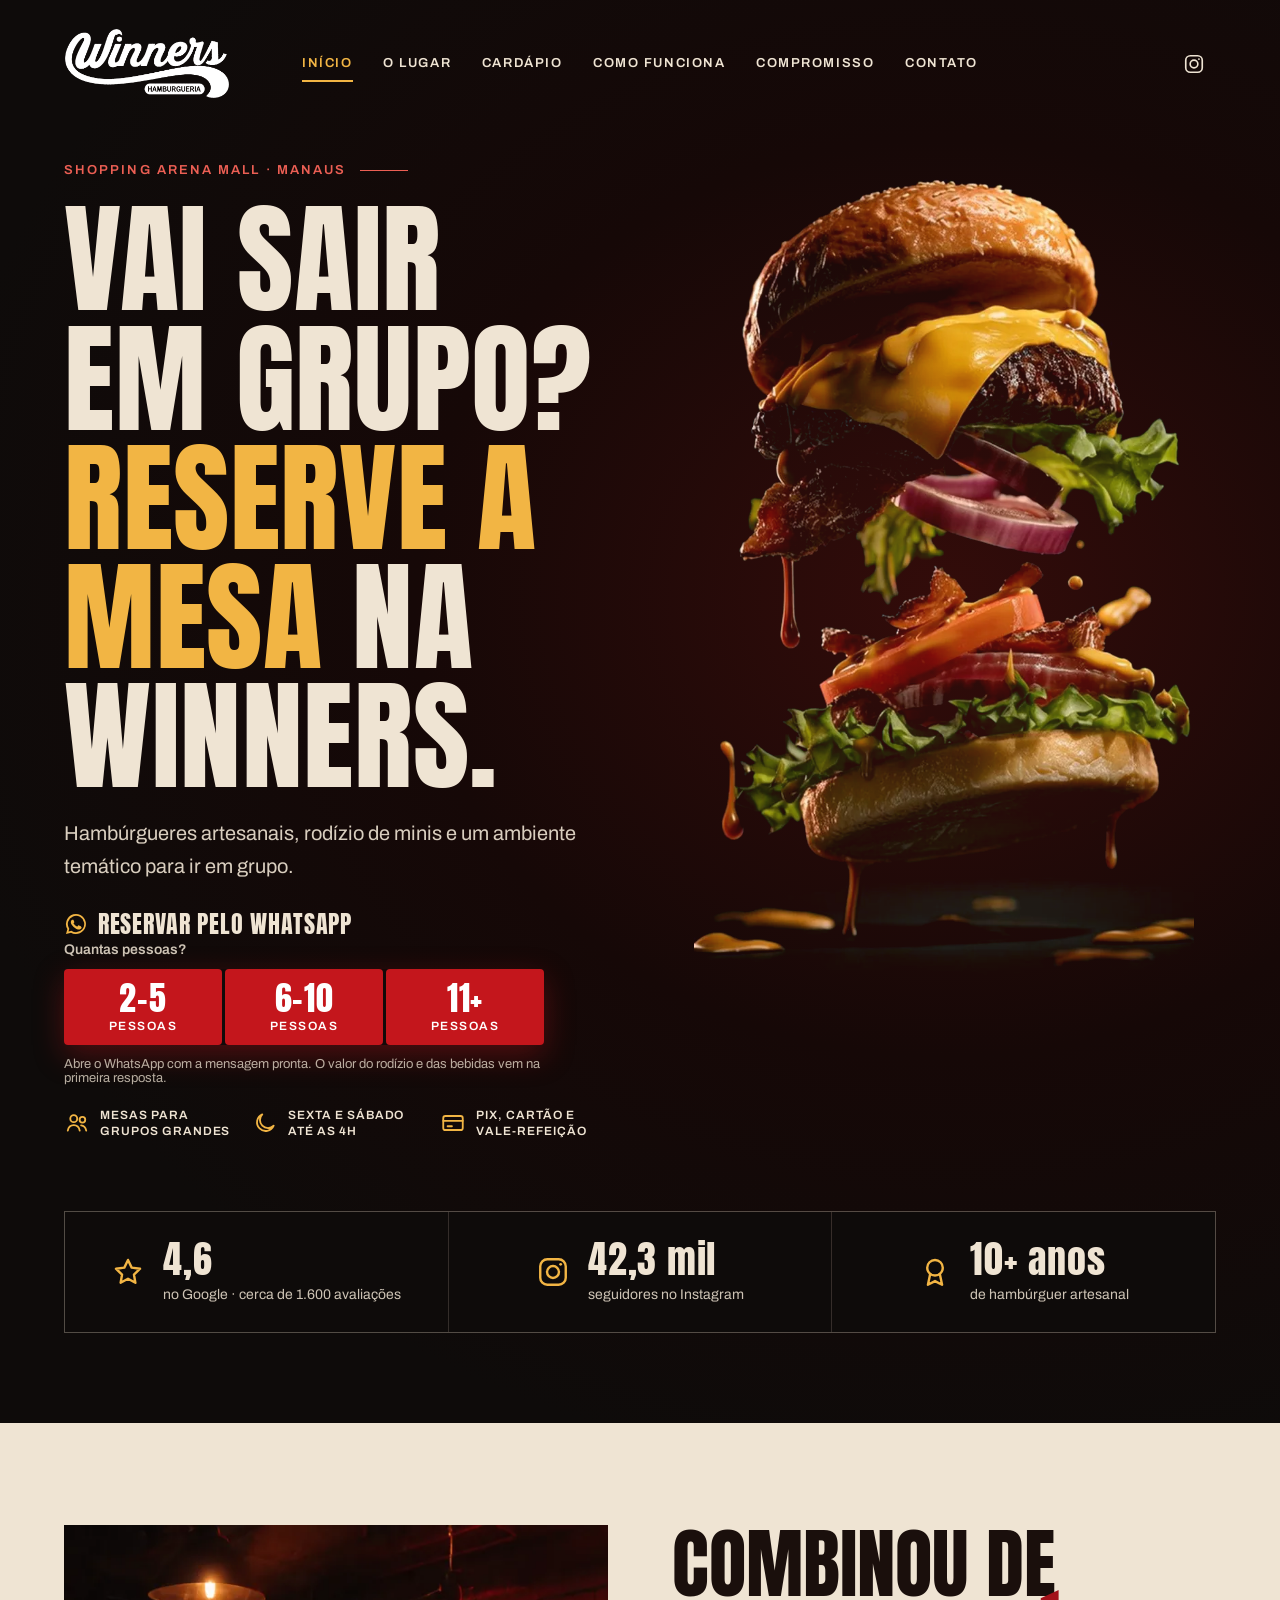
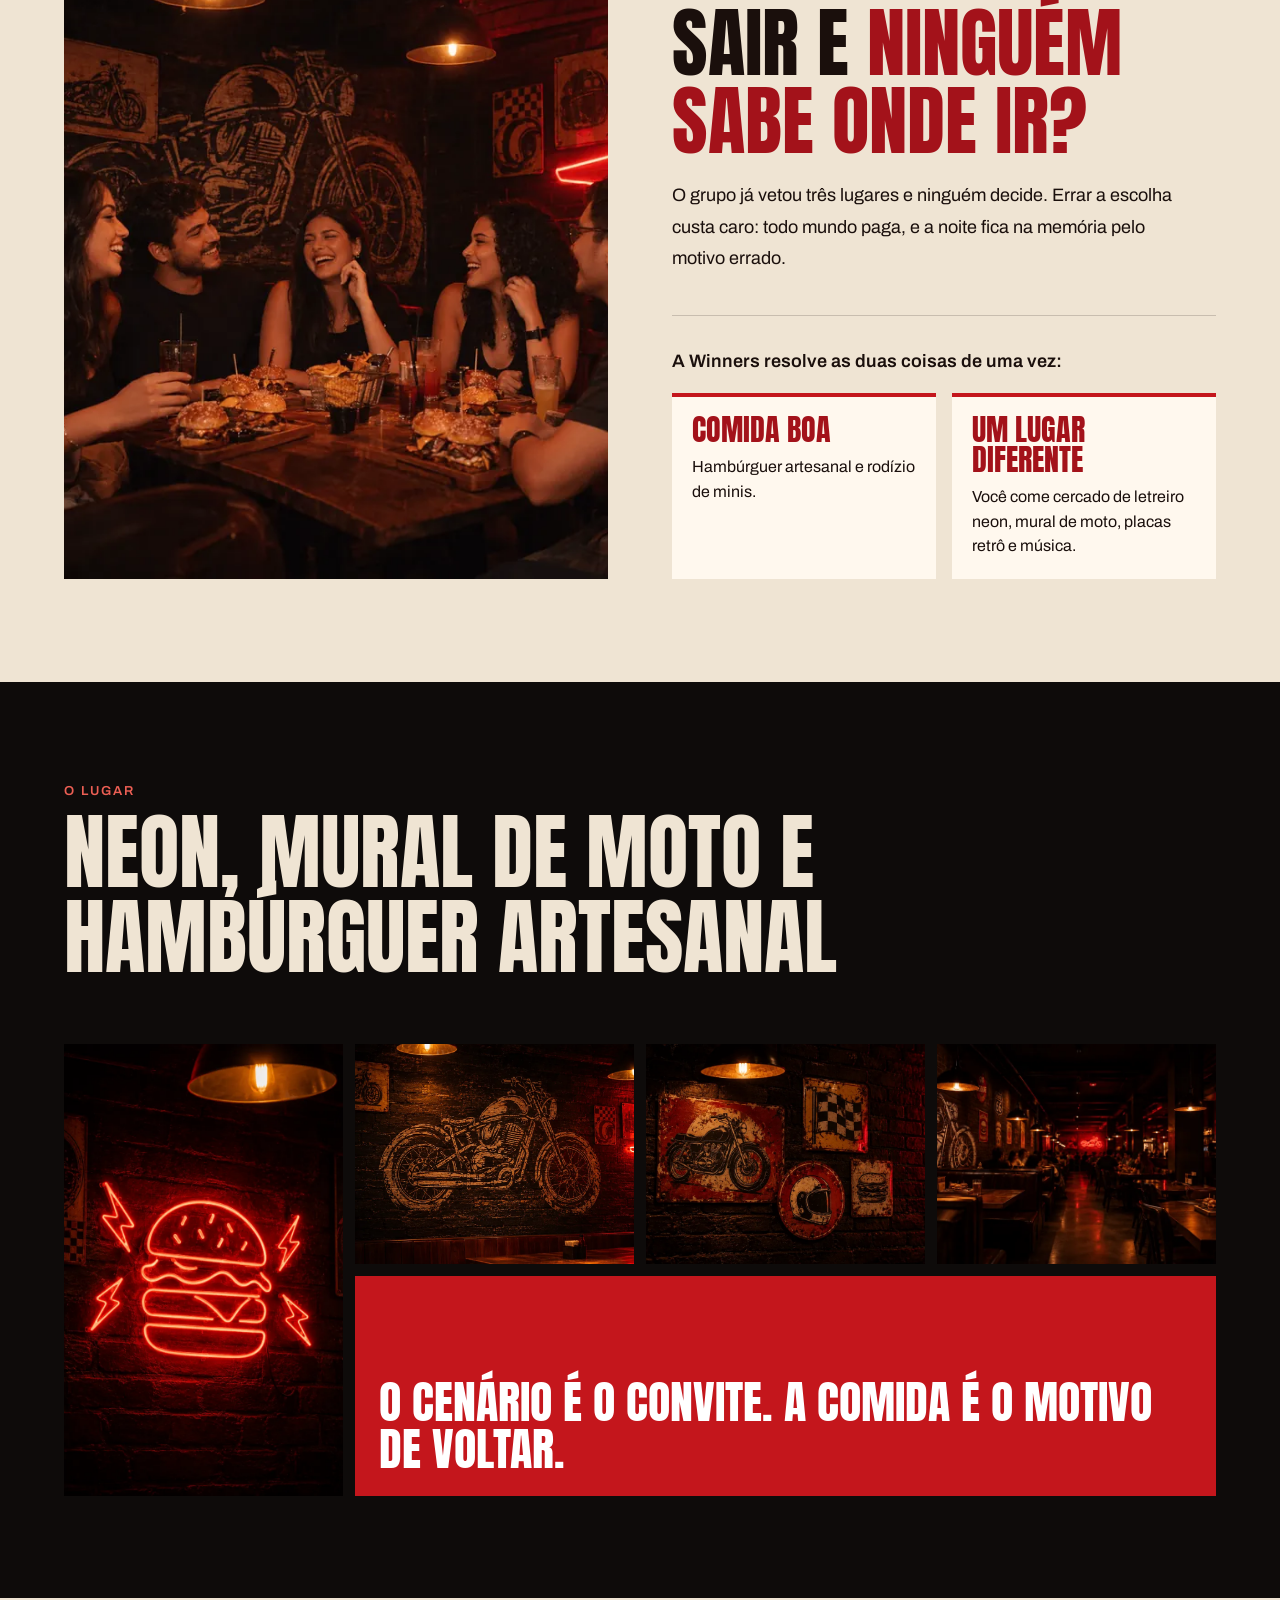
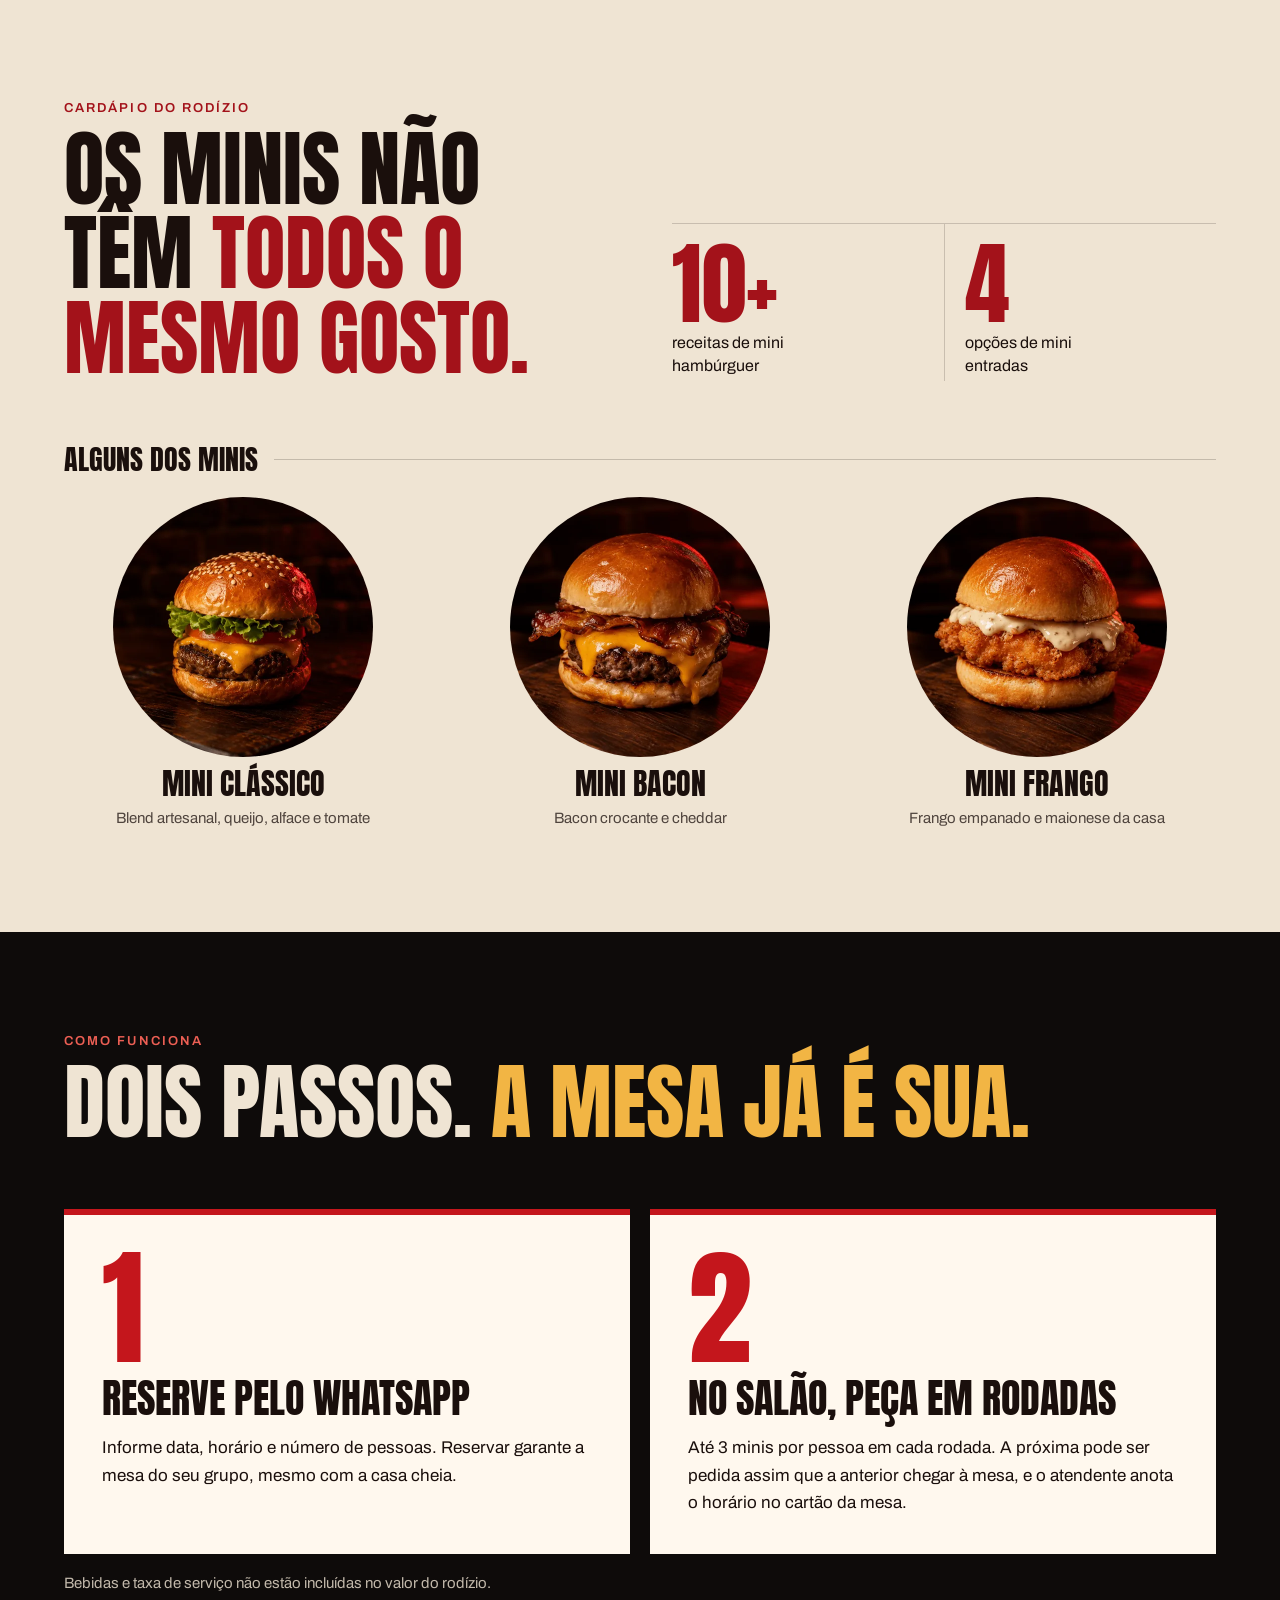
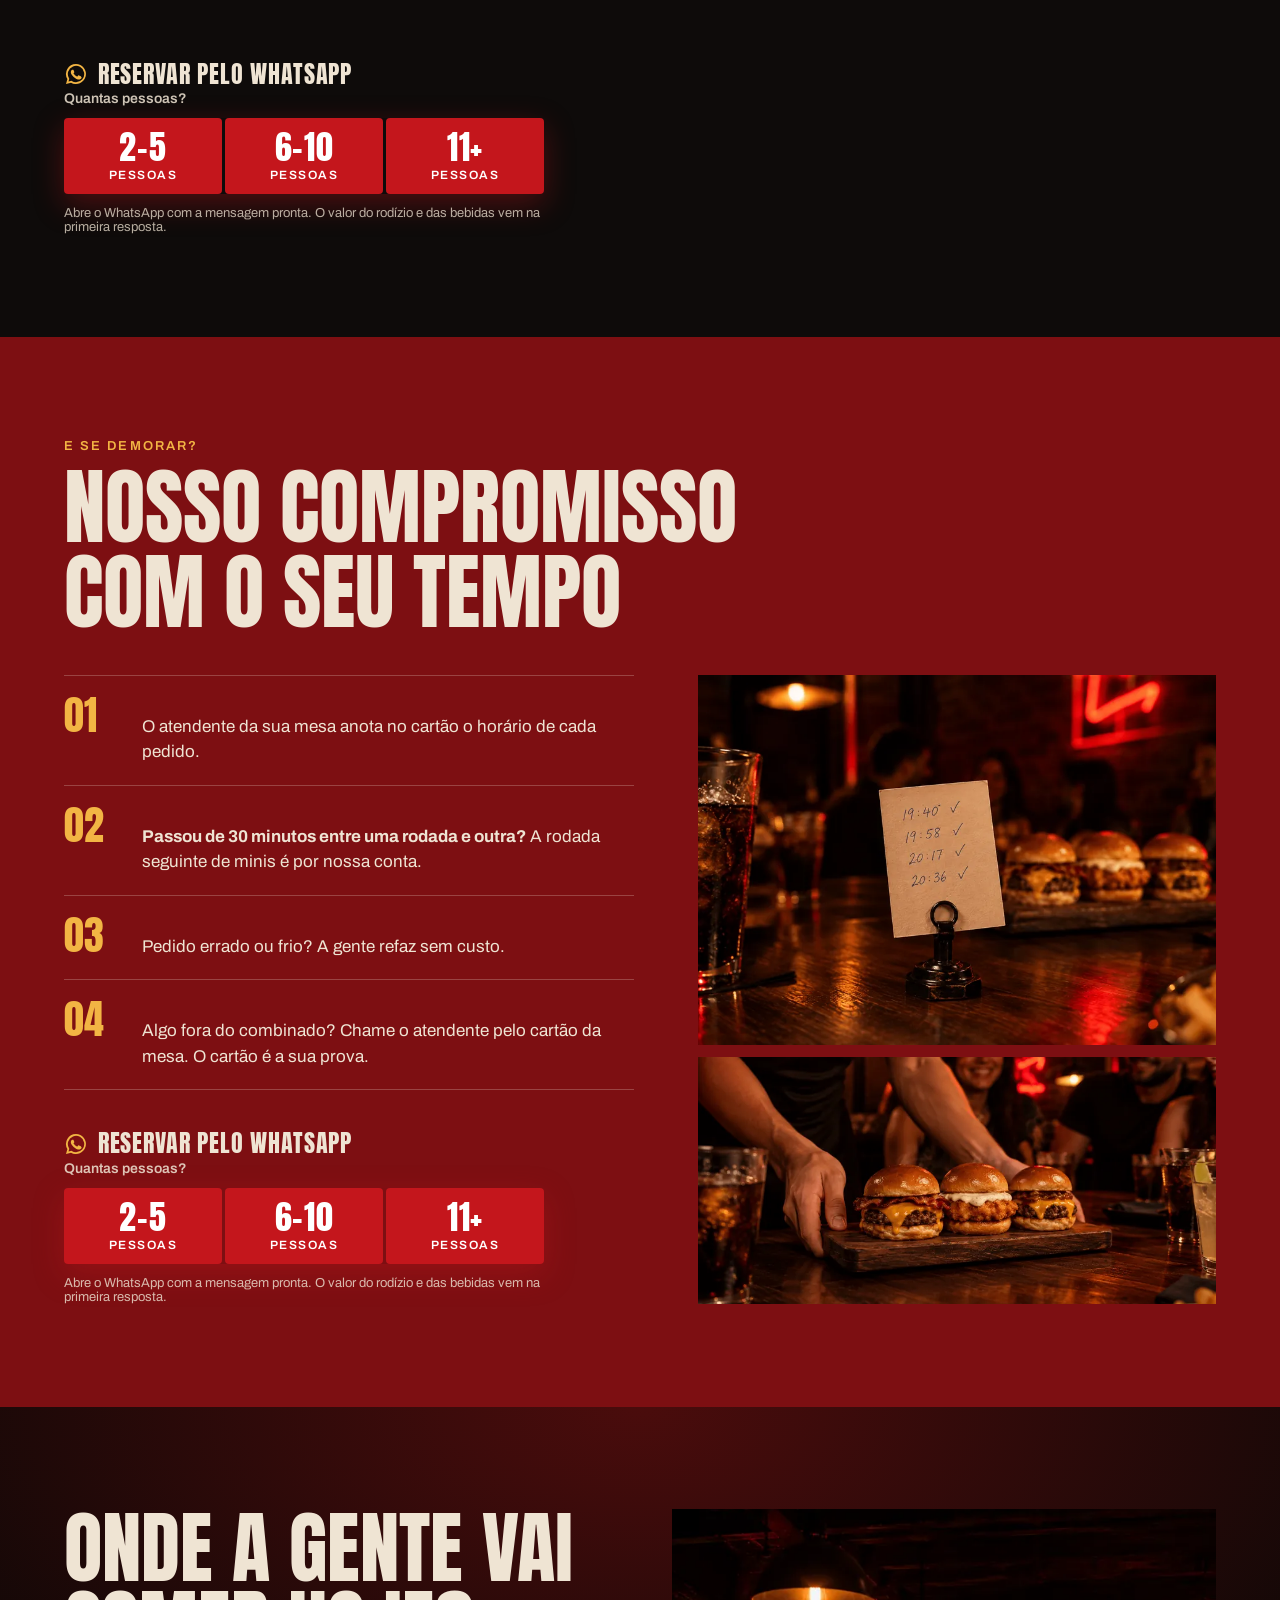
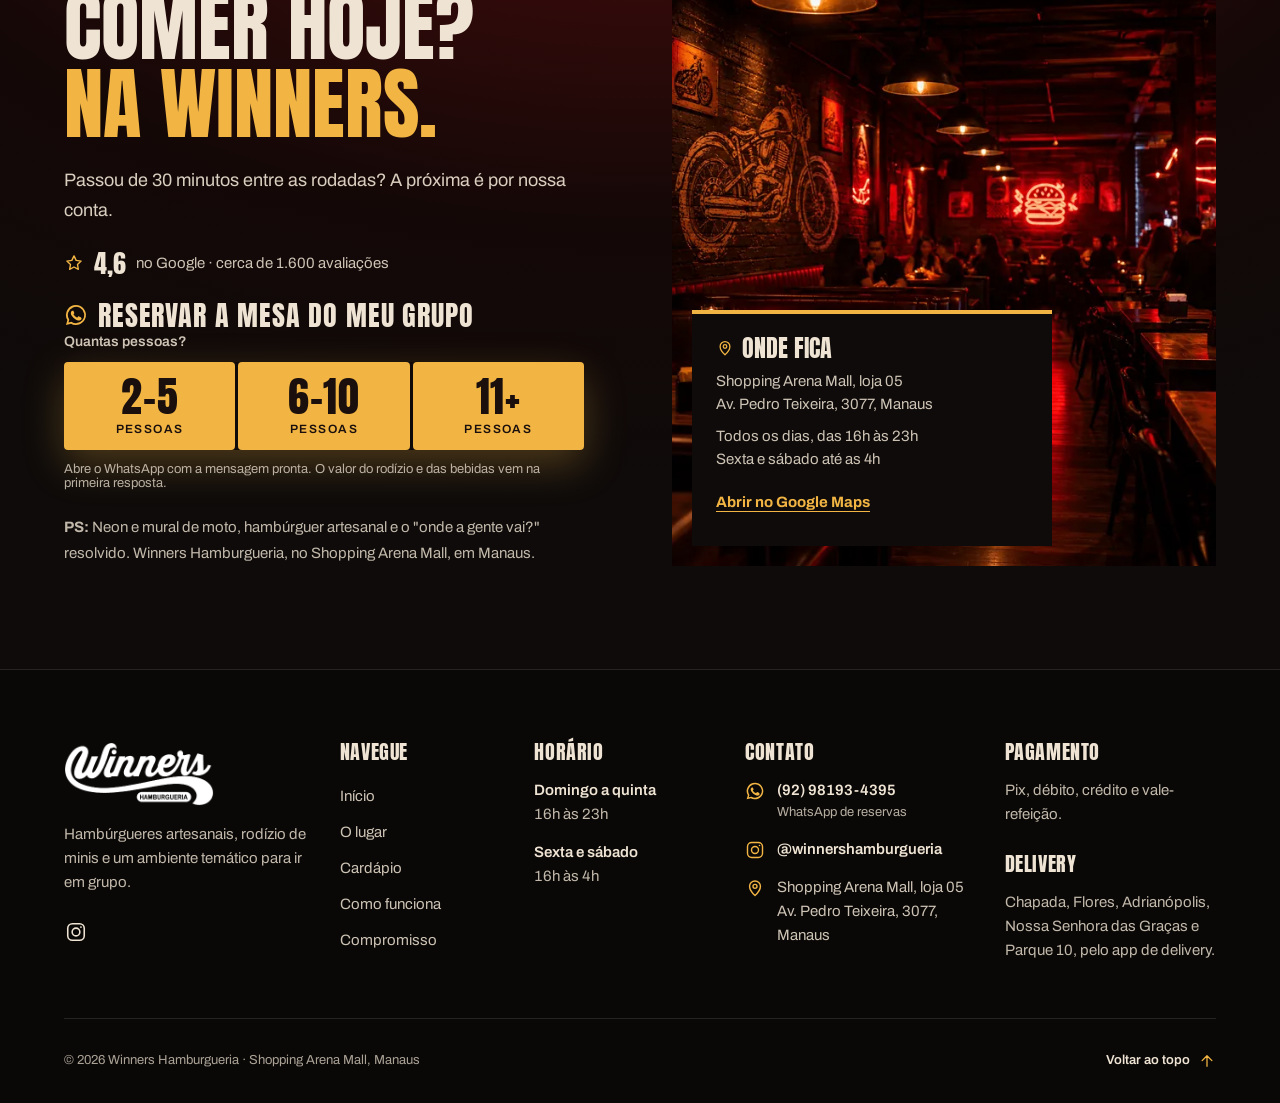
<file: index.html>
<!DOCTYPE html>
<html lang="pt-BR">
<head>
  <meta charset="utf-8">
  <meta name="viewport" content="width=device-width, initial-scale=1">
  <!-- Raiz do repositório no GitHub Pages ("Deploy from a branch"): o site mora em public/.
       Este arquivo existe para o GitHub nunca mostrar o README no lugar da página. -->
  <title>Winners Hamburgueria · Reserve a mesa do seu grupo · Manaus</title>
  <meta name="robots" content="noindex">
  <meta http-equiv="refresh" content="0; url=public/">
  <link rel="canonical" href="public/">
  <script>location.replace('public/' + location.search + location.hash);</script>
  <style>body{margin:0;min-height:100vh;display:grid;place-items:center;background:#0e0b0a;color:#efe4d3;font:16px system-ui,sans-serif}a{color:#f2b544}</style>
</head>
<body>
  <p>Abrindo a Winners Hamburgueria… <a href="public/">Clique aqui se não abrir</a>.</p>
</body>
</html>
</file>
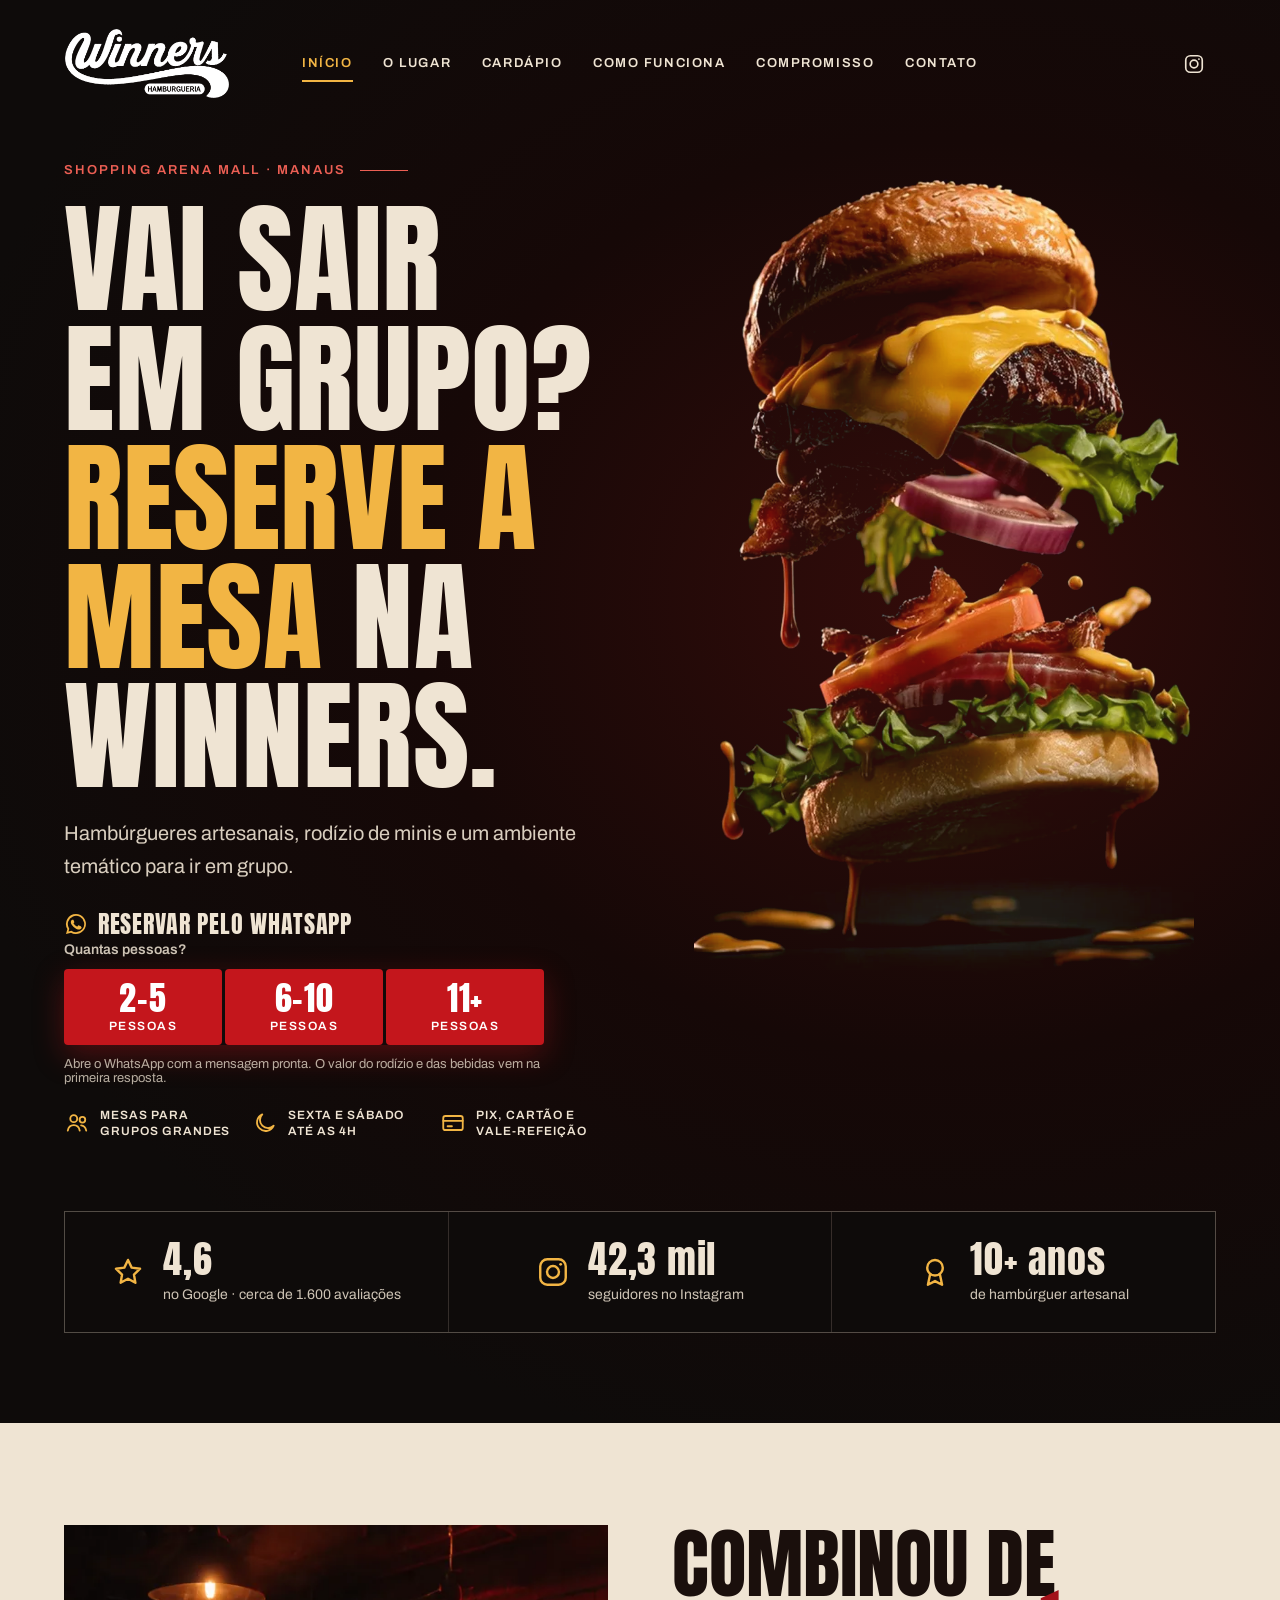
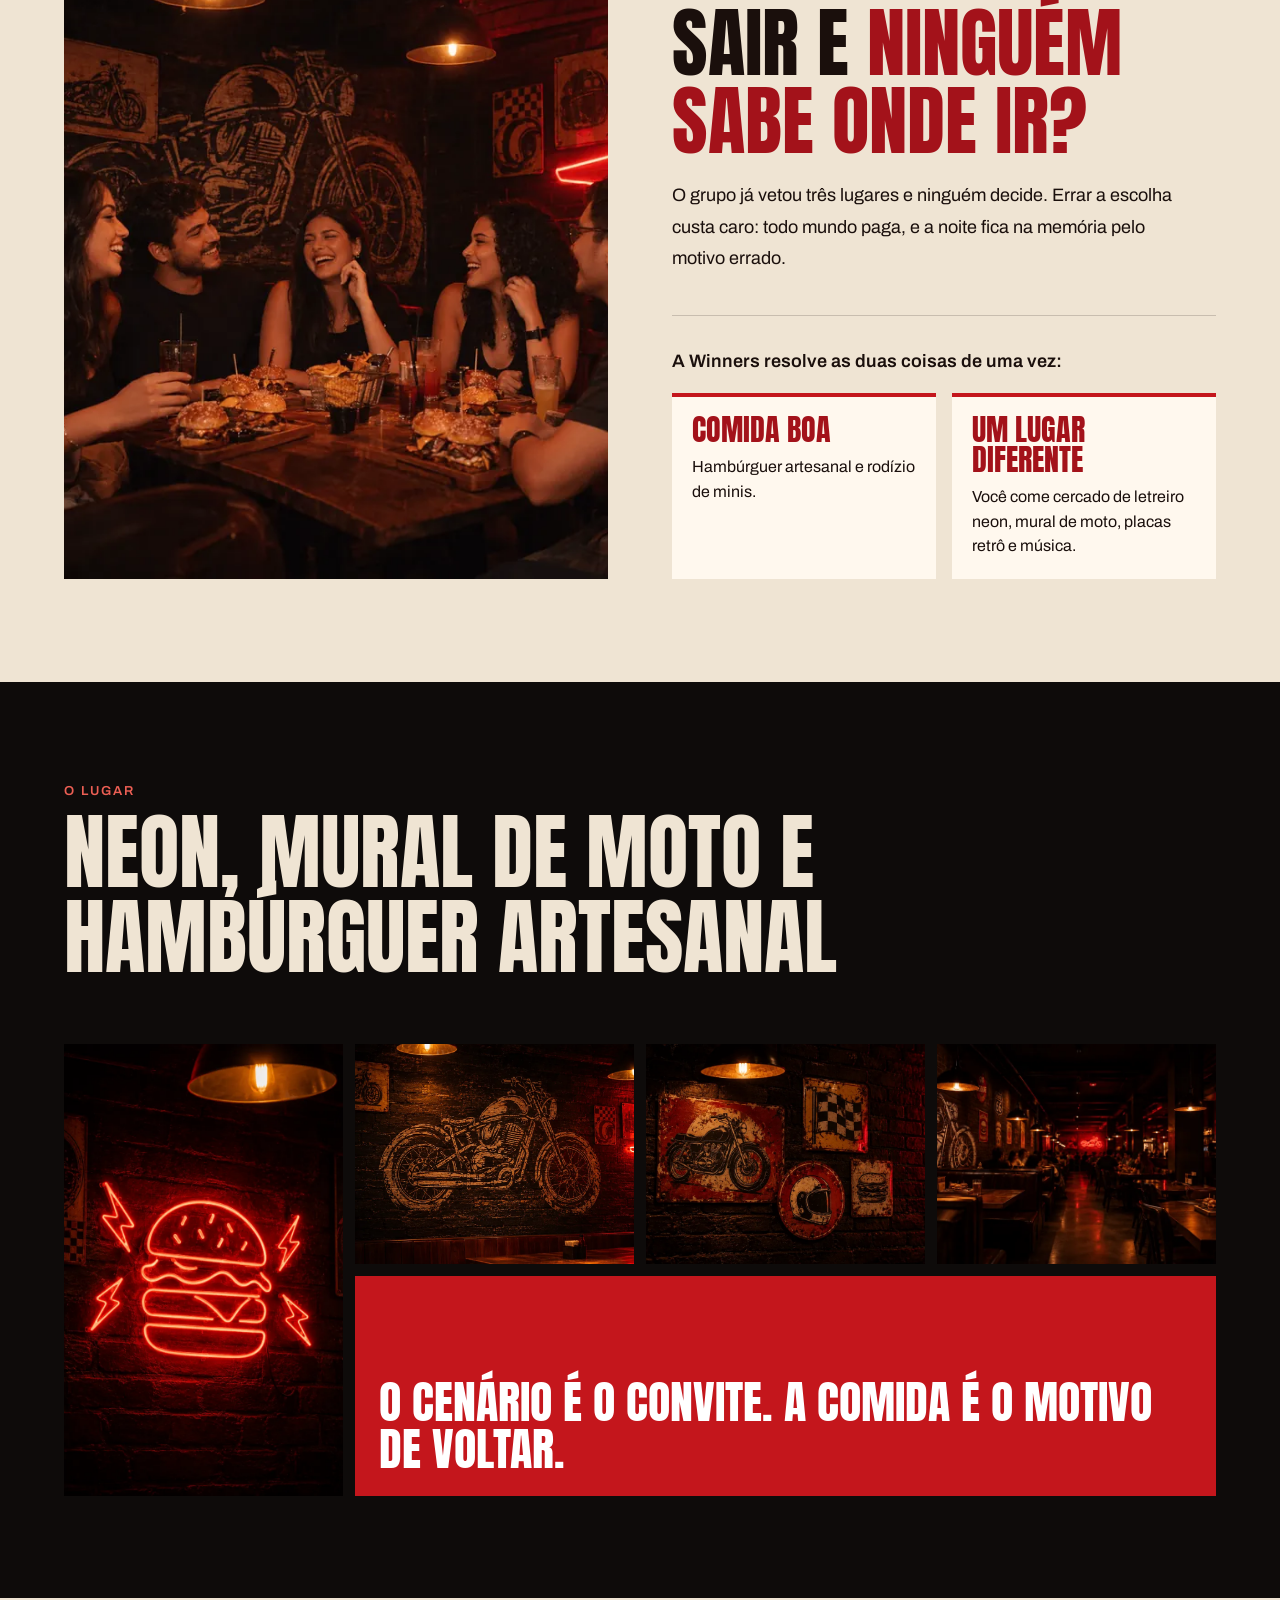
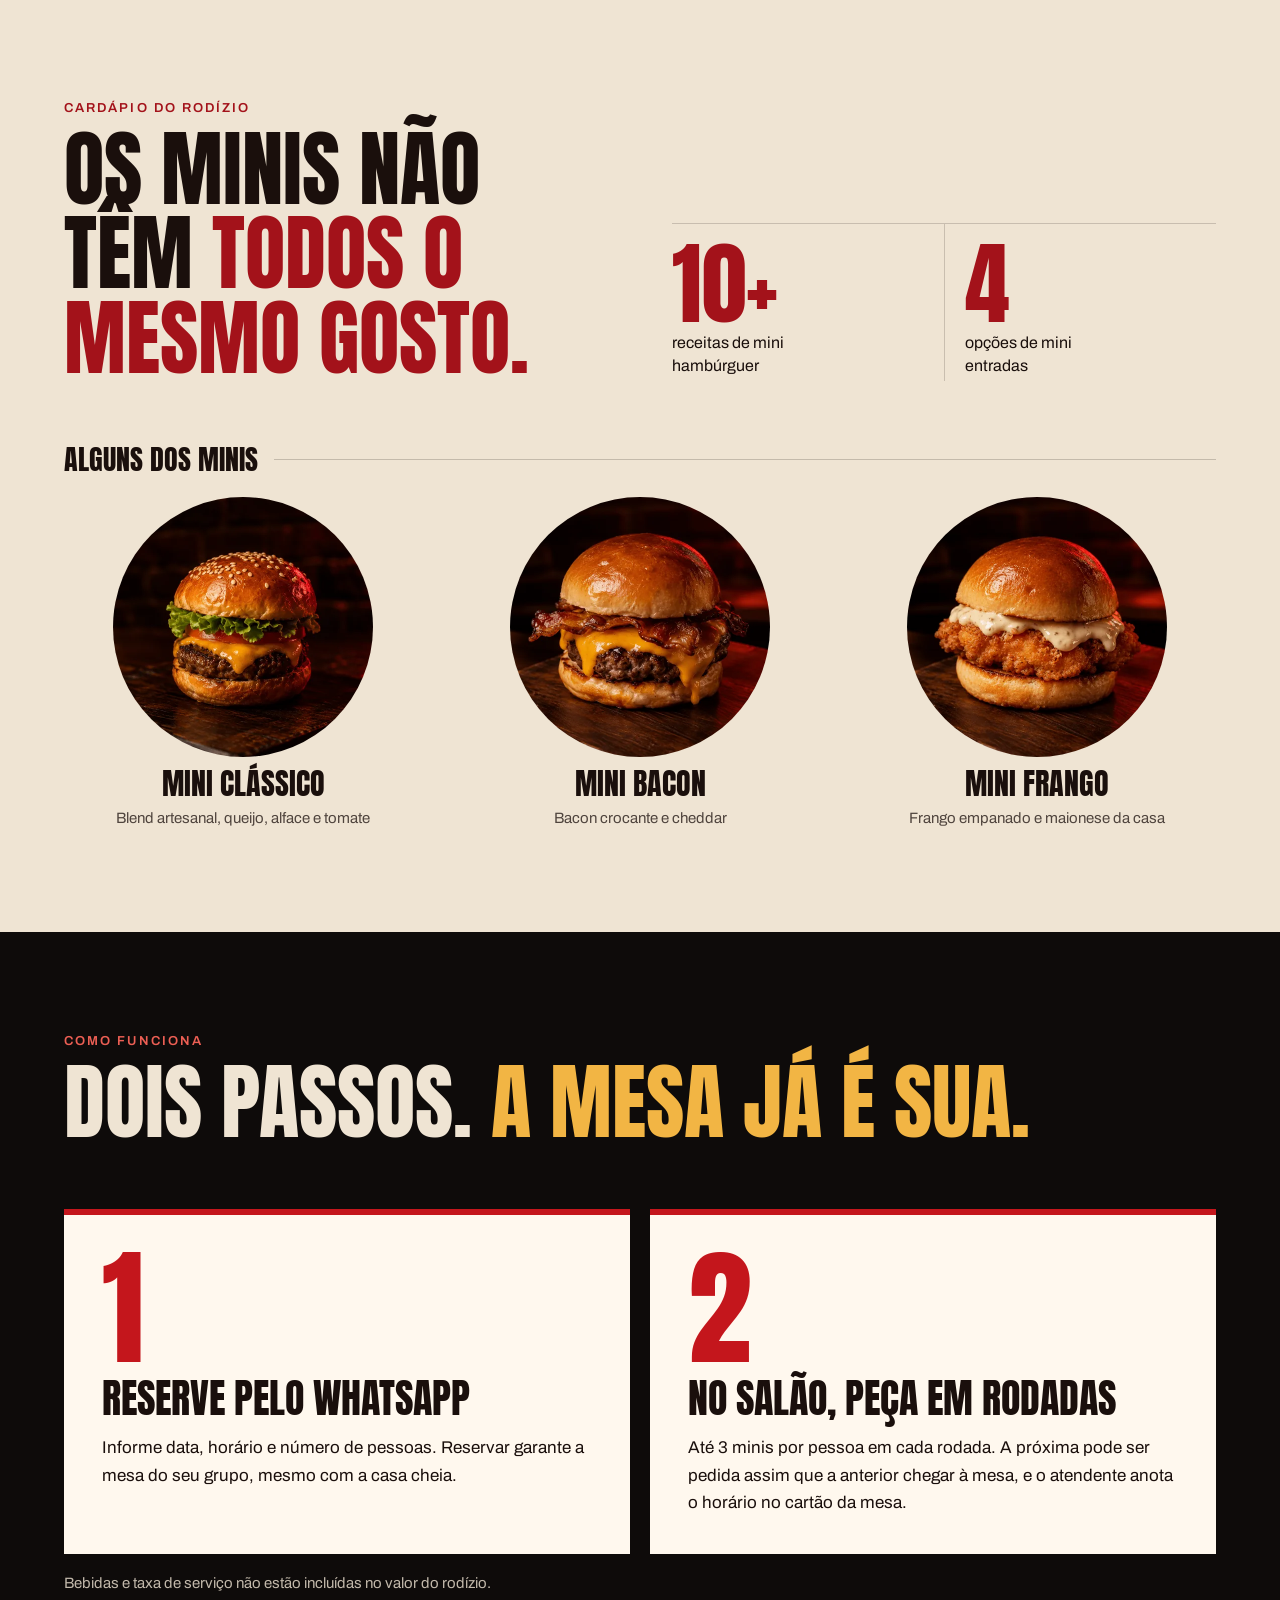
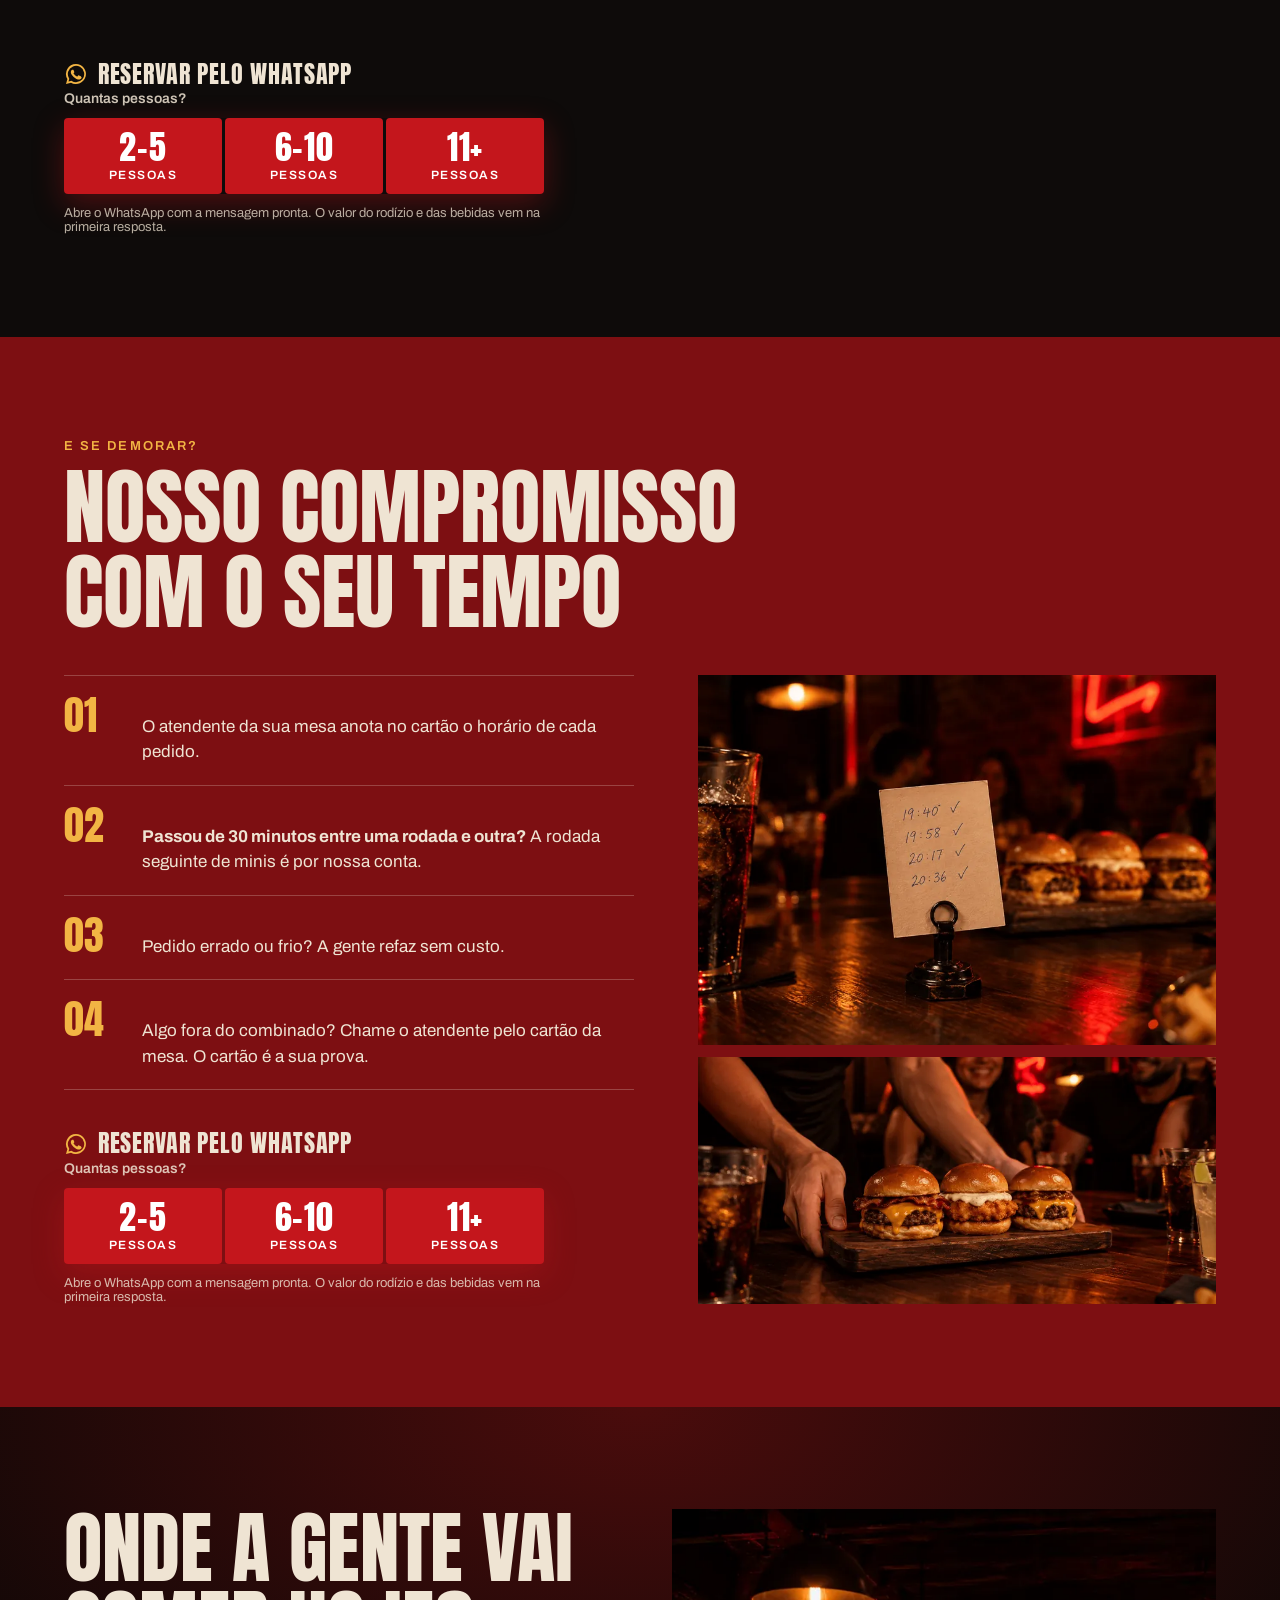
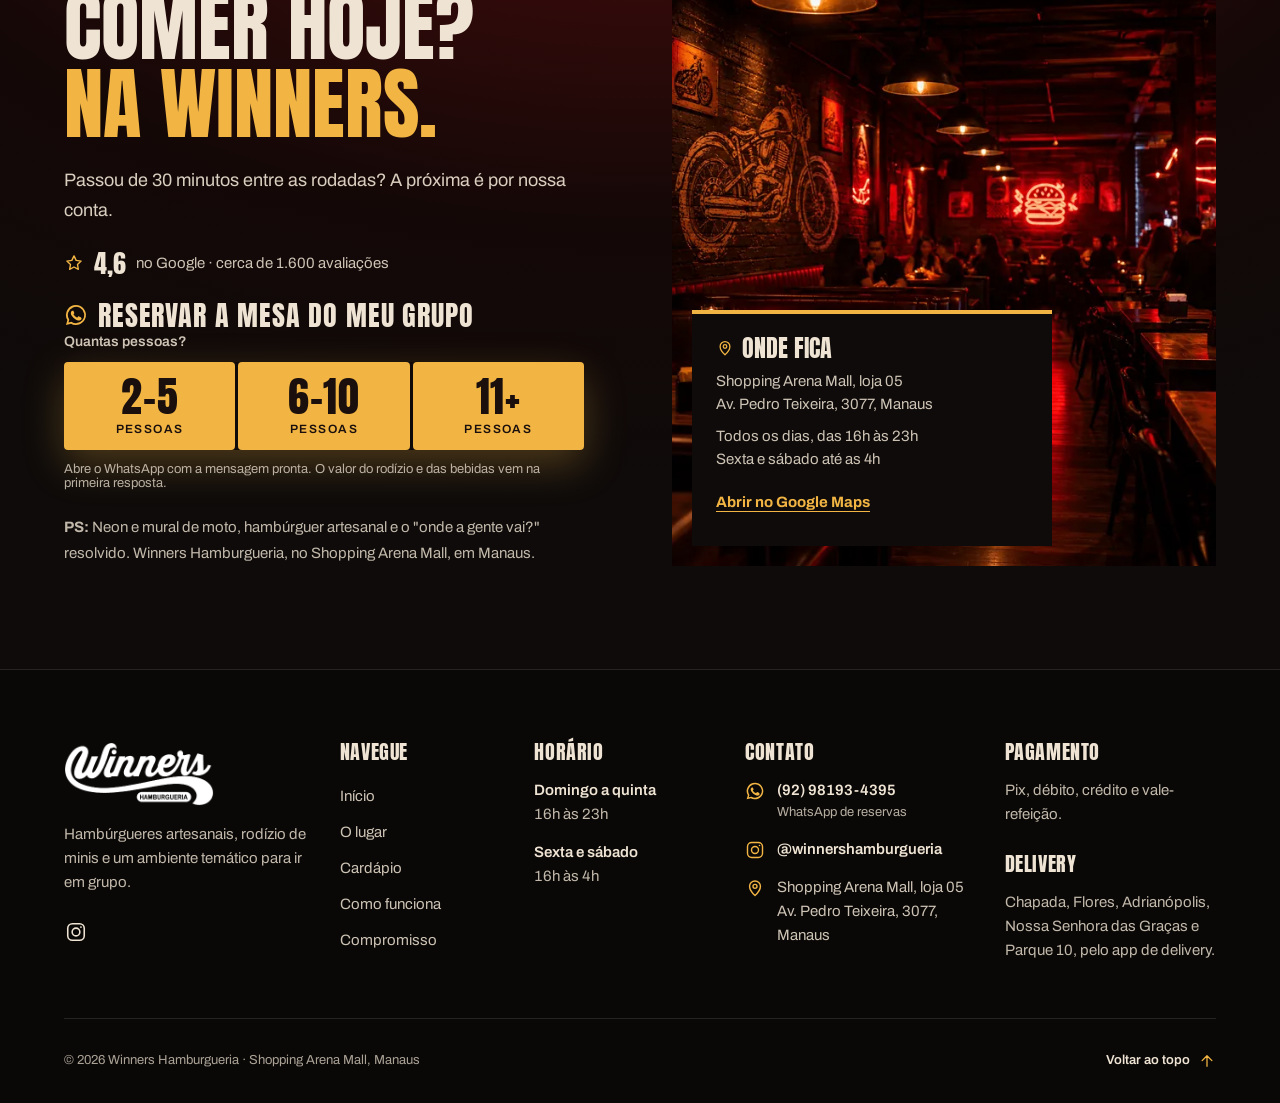
<file: public/index.html>
<!DOCTYPE html>
<html lang="pt-BR">
<head>
  <meta charset="utf-8">
  <meta name="viewport" content="width=device-width, initial-scale=1">

  <title>Winners Hamburgueria · Reserve a mesa do seu grupo · Manaus</title>
  <meta name="description" content="Hambúrgueres artesanais, rodízio de minis e um ambiente temático para ir em grupo. Winners Hamburgueria, no Shopping Arena Mall, em Manaus. Reserve pelo WhatsApp.">
  <meta name="theme-color" content="#0e0b0a">

  <!-- Open Graph (compartilhamento no WhatsApp/Instagram/Facebook).
       TODO domínio: trocar og:image para URL completa (https://SEU-DOMINIO/img/og/winners-og.jpg)
       e acrescentar og:url e <link rel="canonical">. O WhatsApp só mostra a imagem com URL completa. -->
  <meta property="og:type" content="website">
  <meta property="og:locale" content="pt_BR">
  <meta property="og:site_name" content="Winners Hamburgueria">
  <meta property="og:title" content="Vai sair em grupo? Reserve a mesa na Winners.">
  <meta property="og:description" content="Hambúrgueres artesanais, rodízio de minis e um ambiente temático para ir em grupo. Shopping Arena Mall, Manaus.">
  <meta property="og:image" content="img/og/winners-og.jpg">
  <meta property="og:image:width" content="1200">
  <meta property="og:image:height" content="630">
  <meta property="og:image:alt" content="Winners Hamburgueria: Vai sair em grupo? Reserve a mesa na Winners.">
  <meta name="twitter:card" content="summary_large_image">

  <link rel="icon" type="image/png" sizes="32x32" href="img/brand/favicon-32.png">
  <link rel="icon" type="image/png" sizes="200x200" href="img/brand/icon-200.png">
  <link rel="apple-touch-icon" href="img/brand/apple-touch-icon.png">

  <link rel="preconnect" href="https://fonts.googleapis.com">
  <link rel="preconnect" href="https://fonts.gstatic.com" crossorigin>
  <link rel="stylesheet" href="https://fonts.googleapis.com/css2?family=Anton&family=Archivo:wght@400;600;700&display=swap">
  <link rel="stylesheet" href="css/style.css">
  <script src="js/menu.js" defer></script>
  <!-- Dados estruturados (Google/Maps). Só dados enviados pelo dono. Sem aggregateRating: o Google não aceita
       avaliações declaradas pelo próprio site. Quando houver domínio, acrescentar "url" e "image" com URL completa. -->
  <script type="application/ld+json">
  {
    "@context": "https://schema.org",
    "@type": "Restaurant",
    "name": "Winners Hamburgueria",
    "description": "Hambúrgueres artesanais, rodízio de minis e um ambiente temático para ir em grupo.",
    "servesCuisine": ["Hambúrguer", "Hambúrguer artesanal"],
    "acceptsReservations": true,
    "telephone": "+55 92 98193-4395",
    "paymentAccepted": "Pix, débito, crédito, vale-refeição",
    "address": {
      "@type": "PostalAddress",
      "streetAddress": "Av. Pedro Teixeira, 3077, loja 05, Shopping Arena Mall",
      "addressLocality": "Manaus",
      "addressRegion": "AM",
      "addressCountry": "BR"
    },
    "openingHoursSpecification": [
      { "@type": "OpeningHoursSpecification", "dayOfWeek": ["Sunday", "Monday", "Tuesday", "Wednesday", "Thursday"], "opens": "16:00", "closes": "23:00" },
      { "@type": "OpeningHoursSpecification", "dayOfWeek": ["Friday", "Saturday"], "opens": "16:00", "closes": "04:00" }
    ],
    "sameAs": ["https://www.instagram.com/winnershamburgueria/"]
  }
  </script>
</head>
<body>
<a class="skip-link" href="#conteudo">Pular para o conteúdo</a>
<!--
  Reserva pelo WhatsApp: o mesmo bloco .book aparece em 4 posições (hero, como funciona, compromisso, CTA final),
  cada um com 3 links por tamanho de grupo (2–5, 6–10, 11+) = 12 links "wa.me" com mensagem pronta.
  Número: 5592981934395. Mensagens (antes de codificar na URL):
    2–5:  "Olá! Vi a página da Winners e quero reservar uma mesa para 2 a 5 pessoas. Dia e horário: ___. Pode me passar o valor do rodízio?"
    6–10: "Olá! Vi a página da Winners e quero reservar uma mesa para 6 a 10 pessoas. Dia e horário: ___. Pode me passar o valor do rodízio?"
    11+:  "Olá! Vi a página da Winners e quero reservar mesa para um grupo de 11 pessoas ou mais. Número de pessoas: ___. Dia e horário: ___. Pode me passar o valor do rodízio?"
  Se mudar número ou mensagem, atualize os 12 href (buscar por "wa.me/5592981934395?text").
-->
<main id="conteudo">

  <!-- ============ 01 HERO ============ -->
  <section class="hero" id="topo" aria-labelledby="hero-title">
    <header class="site-header">
      <a class="site-header__brand" href="#topo">
        <img class="site-header__logo" src="img/brand/logo-winners.png" width="640" height="275" alt="Winners Hamburgueria — início">
      </a>

      <!-- No desktop o menu fica em linha; no celular vira um painel (popover nativo). -->
      <nav class="site-nav" id="site-menu" popover aria-label="Principal">
        <button class="icon-btn site-nav__close" type="button" popovertarget="site-menu" popovertargetaction="hide" aria-label="Fechar menu"><svg width="24" height="24" viewBox="0 0 24 24" fill="none" stroke="currentColor" stroke-width="1.8" stroke-linecap="round" aria-hidden="true"><path d="M6 6l12 12M18 6L6 18"/></svg></button>
        <ul class="site-nav__list">
          <li><a href="#topo" aria-current="page">Início</a></li>
          <li><a href="#o-lugar">O lugar</a></li>
          <li><a href="#cardapio">Cardápio</a></li>
          <li><a href="#como-funciona">Como funciona</a></li>
          <li><a href="#compromisso">Compromisso</a></li>
          <li><a href="#contato">Contato</a></li>
        </ul>
        <p class="site-nav__contact">Reservas: <a href="https://wa.me/5592981934395" target="_blank" rel="noopener">(92) 98193-4395<span class="visually-hidden"> (abre em nova aba)</span></a> (WhatsApp)</p>
      </nav>

      <div class="site-header__actions">
        <a class="icon-btn" href="https://www.instagram.com/winnershamburgueria/" target="_blank" rel="noopener" aria-label="Instagram da Winners (@winnershamburgueria) (abre em nova aba)"><svg width="22" height="22" viewBox="0 0 24 24" fill="none" stroke="currentColor" stroke-width="1.8" stroke-linecap="round" stroke-linejoin="round" aria-hidden="true"><rect x="3" y="3" width="18" height="18" rx="5"/><circle cx="12" cy="12" r="4.2"/><circle cx="17.4" cy="6.6" r="1" fill="currentColor" stroke="none"/></svg></a>
        <button class="icon-btn menu-toggle" type="button" popovertarget="site-menu" aria-label="Abrir menu"><svg width="24" height="24" viewBox="0 0 24 24" fill="none" stroke="currentColor" stroke-width="1.8" stroke-linecap="round" aria-hidden="true"><path d="M4 7h16M4 12h16M4 17h16"/></svg></button>
      </div>
    </header>

    <div class="container split split--center">
      <div class="stack hero__copy">
        <p class="eyebrow">Shopping Arena Mall · Manaus</p>
        <h1 id="hero-title" class="display display--hero">Vai sair em grupo? <span class="hl-gold">Reserve a mesa</span> na Winners.</h1>
        <p class="lead">Hambúrgueres artesanais, rodízio de minis e um ambiente temático para ir em grupo.</p>
        <div class="book book--red" role="group" aria-labelledby="book-hero">
          <p class="book__title" id="book-hero"><svg class="book__icon" width="24" height="24" viewBox="0 0 24 24" fill="currentColor" aria-hidden="true"><path d="M12 2a10 10 0 0 0-8.6 15.1L2 22l5-1.3A10 10 0 1 0 12 2Zm0 18.2a8.2 8.2 0 0 1-4.2-1.2l-.3-.2-3 .8.8-2.9-.2-.3A8.2 8.2 0 1 1 12 20.2Zm4.5-6.1c-.2-.1-1.5-.7-1.7-.8s-.4-.1-.6.1-.7.8-.8 1-.3.2-.5.1a6.7 6.7 0 0 1-3.3-2.9c-.3-.4.2-.4.7-1.3.1-.2 0-.3 0-.4l-.8-1.8c-.2-.5-.4-.4-.6-.4h-.5a1 1 0 0 0-.7.3 3 3 0 0 0-.9 2.2 5.2 5.2 0 0 0 1.1 2.7 11.8 11.8 0 0 0 4.5 4c1.7.7 2.3.8 3.2.6a2.7 2.7 0 0 0 1.8-1.2 2.2 2.2 0 0 0 .1-1.2c0-.1-.2-.2-.4-.3Z"/></svg><span>Reservar pelo WhatsApp</span><span class="book__ask">Quantas pessoas?</span></p>
          <div class="book__opts">
            <a class="book__opt" href="https://wa.me/5592981934395?text=Ol%C3%A1!%20Vi%20a%20p%C3%A1gina%20da%20Winners%20e%20quero%20reservar%20uma%20mesa%20para%202%20a%205%20pessoas.%20Dia%20e%20hor%C3%A1rio%3A%20___.%20Pode%20me%20passar%20o%20valor%20do%20rod%C3%ADzio%3F" target="_blank" rel="noopener"><span class="visually-hidden">Reservar para </span><span class="book__num">2–5</span> <span class="book__unit">pessoas</span><span class="visually-hidden"> pelo WhatsApp, abre em nova aba</span></a>
            <a class="book__opt" href="https://wa.me/5592981934395?text=Ol%C3%A1!%20Vi%20a%20p%C3%A1gina%20da%20Winners%20e%20quero%20reservar%20uma%20mesa%20para%206%20a%2010%20pessoas.%20Dia%20e%20hor%C3%A1rio%3A%20___.%20Pode%20me%20passar%20o%20valor%20do%20rod%C3%ADzio%3F" target="_blank" rel="noopener"><span class="visually-hidden">Reservar para </span><span class="book__num">6–10</span> <span class="book__unit">pessoas</span><span class="visually-hidden"> pelo WhatsApp, abre em nova aba</span></a>
            <a class="book__opt" href="https://wa.me/5592981934395?text=Ol%C3%A1!%20Vi%20a%20p%C3%A1gina%20da%20Winners%20e%20quero%20reservar%20mesa%20para%20um%20grupo%20de%2011%20pessoas%20ou%20mais.%20N%C3%BAmero%20de%20pessoas%3A%20___.%20Dia%20e%20hor%C3%A1rio%3A%20___.%20Pode%20me%20passar%20o%20valor%20do%20rod%C3%ADzio%3F" target="_blank" rel="noopener"><span class="visually-hidden">Reservar para </span><span class="book__num">11+</span> <span class="book__unit">pessoas</span><span class="visually-hidden"> pelo WhatsApp, abre em nova aba</span></a>
          </div>
          <p class="book__note">Abre o WhatsApp com a mensagem pronta. O valor do rodízio e das bebidas vem na primeira resposta.</p>
        </div>
        <ul class="features">
          <li><svg width="26" height="26" viewBox="0 0 24 24" fill="none" stroke="currentColor" stroke-width="1.7" stroke-linecap="round" stroke-linejoin="round" aria-hidden="true"><circle cx="9" cy="8" r="3.2"/><path d="M3.5 19c.6-3.2 2.8-5 5.5-5s4.9 1.8 5.5 5"/><circle cx="17" cy="9" r="2.6"/><path d="M15.8 14.2c2.4.2 4.1 1.8 4.7 4.8"/></svg><span>Mesas para grupos grandes</span></li>
          <li><svg width="26" height="26" viewBox="0 0 24 24" fill="none" stroke="currentColor" stroke-width="1.7" stroke-linecap="round" stroke-linejoin="round" aria-hidden="true"><path d="M20 14.5A8 8 0 1 1 9.5 4a6.5 6.5 0 0 0 10.5 10.5Z"/></svg><span>Sexta e sábado até as 4h</span></li>
          <li><svg width="26" height="26" viewBox="0 0 24 24" fill="none" stroke="currentColor" stroke-width="1.7" stroke-linecap="round" stroke-linejoin="round" aria-hidden="true"><rect x="3" y="5.5" width="18" height="13" rx="2"/><path d="M3 10h18M7 15h4"/></svg><span>Pix, cartão e vale-refeição</span></li>
        </ul>
      </div>

      <!-- Hambúrguer do hero (imagem única, sem animação por decisão do dono).
           Imagem ilustrativa do banco (docs/referencias/fotos-hamburguer/hamburguer-flutuando-escuro.jpg),
           não é foto de produto Winners: trocar por foto real quando houver.
           O fundo preto da foto some no gradiente do hero (mix-blend-mode: lighten). -->
      <figure class="hero__visual">
        <img class="hero__burger" src="img/hero/hamburguer-flutuando.webp" width="736" height="1206" alt="Hambúrguer artesanal em camadas: pão, cheddar derretido, carne, bacon, cebola roxa, tomate e alface" fetchpriority="high">
      </figure>
    </div>

    <!-- Provas em números: faixa na base do hero (organização da referência) -->
    <ul class="hero-bar" aria-label="A Winners em números">
      <li class="hero-bar__item">
        <span class="hero-bar__icon"><svg width="28" height="28" viewBox="0 0 24 24" fill="none" stroke="currentColor" stroke-width="1.7" stroke-linecap="round" stroke-linejoin="round" aria-hidden="true"><path d="M12 3.5l2.6 5.4 5.9.8-4.3 4.1 1 5.8L12 16.8l-5.2 2.8 1-5.8-4.3-4.1 5.9-.8Z"/></svg></span>
        <div>
          <p class="hero-bar__value">4,6</p>
          <p class="hero-bar__label">no Google · cerca de 1.600 avaliações</p>
        </div>
      </li>
      <li class="hero-bar__item">
        <span class="hero-bar__icon"><svg width="28" height="28" viewBox="0 0 24 24" fill="none" stroke="currentColor" stroke-width="1.7" stroke-linecap="round" stroke-linejoin="round" aria-hidden="true"><rect x="3" y="3" width="18" height="18" rx="5"/><circle cx="12" cy="12" r="4.2"/><circle cx="17.4" cy="6.6" r="1" fill="currentColor" stroke="none"/></svg></span>
        <div>
          <p class="hero-bar__value">42,3 mil</p>
          <p class="hero-bar__label">seguidores no Instagram</p>
        </div>
      </li>
      <li class="hero-bar__item">
        <span class="hero-bar__icon"><svg width="28" height="28" viewBox="0 0 24 24" fill="none" stroke="currentColor" stroke-width="1.7" stroke-linecap="round" stroke-linejoin="round" aria-hidden="true"><circle cx="12" cy="9" r="5.5"/><path d="M8.6 13.4 7 21l5-2.6 5 2.6-1.6-7.6"/></svg></span>
        <div>
          <p class="hero-bar__value">10+ anos</p>
          <p class="hero-bar__label">de hambúrguer artesanal</p>
        </div>
      </li>
    </ul>
  </section>

  <!-- ============ 02 ABERTURA ============ -->
  <section class="section section--light" aria-labelledby="abertura-title">
    <div class="container split opening">
      <!-- Foto de grupo à mesa: imagem fictícia (gerada por IA) escolhida pelo dono até haver foto real.
           Fonte: banco de imagens/reuniao-amigos.png. Ocupa a altura do texto no desktop; 3:2 no celular. -->
      <img class="opening__photo" src="img/secoes/amigos-a-mesa-1200.webp"
           srcset="img/secoes/amigos-a-mesa-720.webp 720w, img/secoes/amigos-a-mesa-1200.webp 1200w"
           sizes="(min-width: 820px) 45vw, 100vw" width="1200" height="1200" loading="lazy" decoding="async"
           alt="Grupo de amigos rindo à mesa com mini hambúrgueres, batatas e bebidas, diante de um mural de moto, placas retrô e um letreiro neon vermelho">

      <div class="opening__copy">
        <!-- Problema -->
        <div class="stack opening__problem">
          <h2 id="abertura-title" class="heading heading--sm">Combinou de sair e <span class="hl-red">ninguém sabe onde ir?</span></h2>
          <p class="body-lg">O grupo já vetou três lugares e ninguém decide. Errar a escolha custa caro: todo mundo paga, e a noite fica na memória pelo motivo errado.</p>
        </div>

        <!-- Resposta: as duas coisas que a Winners resolve -->
        <div class="opening__answer">
          <p class="opening__lead">A Winners resolve as duas coisas de uma vez:</p>
          <ul class="answer-list">
            <li class="answer-list__item">
              <h3 class="answer-list__title">Comida boa</h3>
              <p class="answer-list__text">Hambúrguer artesanal e rodízio de minis.</p>
            </li>
            <li class="answer-list__item">
              <h3 class="answer-list__title">Um lugar diferente</h3>
              <p class="answer-list__text">Você come cercado de letreiro neon, mural de moto, placas retrô e música.</p>
            </li>
          </ul>
        </div>
      </div>
    </div>
  </section>

  <!-- ============ 03 O LUGAR ============ -->
  <section class="section section--dark place" id="o-lugar" aria-labelledby="lugar-title">
    <div class="container stack">
      <div class="stack section-head">
        <p class="eyebrow">O lugar</p>
        <h2 id="lugar-title" class="heading">Neon, mural de moto e hambúrguer artesanal</h2>
      </div>

      <!-- Fotos do salão: imagens fictícias (IA) escolhidas pelo dono até haver fotos reais.
           Fontes em "banco de imagens/lugar-*.png". -->
      <div class="gallery">
        <figure class="gallery__photo gallery__tall"><img src="img/secoes/lugar-neon-720.webp" width="720" height="1080" loading="lazy" decoding="async" alt="Letreiro neon vermelho em forma de hambúrguer com raios, na parede de tijolos"></figure>
        <figure class="gallery__photo gallery__photo--mural"><img src="img/secoes/lugar-mural-900.webp" width="900" height="900" loading="lazy" decoding="async" alt="Mural de moto pintado em branco na parede de tijolos escuros, sobre uma mesa de madeira"></figure>
        <figure class="gallery__photo gallery__photo--placas"><img src="img/secoes/lugar-placas-900.webp" width="900" height="600" loading="lazy" decoding="async" alt="Placas retrô de metal na parede de tijolos: uma moto, uma bandeira quadriculada, um capacete e um hambúrguer"></figure>
        <figure class="gallery__photo gallery__wide"><img src="img/secoes/lugar-mesas-1200.webp" srcset="img/secoes/lugar-mesas-720.webp 720w, img/secoes/lugar-mesas-1200.webp 1200w" sizes="(min-width: 900px) 25vw, 100vw" width="1200" height="800" loading="lazy" decoding="async" alt="Salão cheio à noite, com mesas de madeira, luminárias acesas, mural de moto e neon vermelho ao fundo"></figure>
        <div class="gallery__statement">
          <p>O cenário é o convite. A comida é o motivo de voltar.</p>
        </div>
      </div>

    </div>
  </section>

  <!-- ============ 04 CARDÁPIO ============ -->
  <section class="section section--light menu" id="cardapio" aria-labelledby="cardapio-title">
    <div class="container stack">
      <div class="split menu__head">
        <div class="stack section-head">
          <p class="eyebrow">Cardápio do rodízio</p>
          <h2 id="cardapio-title" class="heading">Os minis não têm <span class="hl-red">todos o mesmo gosto.</span></h2>
        </div>
        <!-- Números da copy do dono (docs/briefing/copy-lp.md) -->
        <ul class="menu-stats" aria-label="O rodízio em números">
          <li><strong class="menu-stats__num">10+</strong><span class="menu-stats__label">receitas de mini hambúrguer</span></li>
          <li><strong class="menu-stats__num">4</strong><span class="menu-stats__label">opções de mini entradas</span></li>
        </ul>
      </div>

      <div class="menu__group">
        <h3 class="menu__label">Alguns dos minis</h3>
        <!-- Só os minis com nome confirmado pelo dono. Fotos fictícias (IA) escolhidas pelo dono; fontes em "banco de imagens/mini-*.png". -->
        <ul class="menu-grid menu-grid--few" aria-label="Alguns dos mini hambúrgueres">
          <li class="menu-item"><img class="menu-item__photo menu-item__img" src="img/secoes/mini-classico-520.webp" width="520" height="520" loading="lazy" decoding="async" alt="Mini hambúrguer com pão de gergelim, carne, queijo, alface e tomate"><div class="menu-item__text"><span class="menu-item__name">Mini Clássico</span><span class="menu-item__desc">Blend artesanal, queijo, alface e tomate</span></div></li>
          <li class="menu-item"><img class="menu-item__photo menu-item__img" src="img/secoes/mini-bacon-520.webp" width="520" height="520" loading="lazy" decoding="async" alt="Mini hambúrguer com carne, bacon crocante e cheddar derretido"><div class="menu-item__text"><span class="menu-item__name">Mini Bacon</span><span class="menu-item__desc">Bacon crocante e cheddar</span></div></li>
          <li class="menu-item"><img class="menu-item__photo menu-item__img" src="img/secoes/mini-frango-520.webp" width="520" height="520" loading="lazy" decoding="async" alt="Mini hambúrguer de frango empanado com maionese da casa"><div class="menu-item__text"><span class="menu-item__name">Mini Frango</span><span class="menu-item__desc">Frango empanado e maionese da casa</span></div></li>
        </ul>
      </div>
    </div>
  </section>

  <!-- ============ 05 COMO FUNCIONA ============ -->
  <section class="section section--dark how" id="como-funciona" aria-labelledby="como-title">
    <div class="container stack">
      <div class="stack section-head">
        <p class="eyebrow">Como funciona</p>
        <h2 id="como-title" class="heading">Dois passos. <span class="hl-gold">A mesa já é sua.</span></h2>
      </div>

      <div class="how__steps">
        <ol class="cards-2">
          <li class="step-card">
            <span class="step-card__num" aria-hidden="true">1</span>
            <h3>Reserve pelo WhatsApp</h3>
            <p>Informe data, horário e número de pessoas. Reservar garante a mesa do seu grupo, mesmo com a casa cheia.</p>
          </li>
          <li class="step-card">
            <span class="step-card__num" aria-hidden="true">2</span>
            <h3>No salão, peça em rodadas</h3>
            <p>Até 3 minis por pessoa em cada rodada. A próxima pode ser pedida assim que a anterior chegar à mesa, e o atendente anota o horário no cartão da mesa.</p>
          </li>
        </ol>
        <p class="small how__note">Bebidas e taxa de serviço não estão incluídas no valor do rodízio.</p>
      </div>

        <div class="book book--red" role="group" aria-labelledby="book-como">
          <p class="book__title" id="book-como"><svg class="book__icon" width="24" height="24" viewBox="0 0 24 24" fill="currentColor" aria-hidden="true"><path d="M12 2a10 10 0 0 0-8.6 15.1L2 22l5-1.3A10 10 0 1 0 12 2Zm0 18.2a8.2 8.2 0 0 1-4.2-1.2l-.3-.2-3 .8.8-2.9-.2-.3A8.2 8.2 0 1 1 12 20.2Zm4.5-6.1c-.2-.1-1.5-.7-1.7-.8s-.4-.1-.6.1-.7.8-.8 1-.3.2-.5.1a6.7 6.7 0 0 1-3.3-2.9c-.3-.4.2-.4.7-1.3.1-.2 0-.3 0-.4l-.8-1.8c-.2-.5-.4-.4-.6-.4h-.5a1 1 0 0 0-.7.3 3 3 0 0 0-.9 2.2 5.2 5.2 0 0 0 1.1 2.7 11.8 11.8 0 0 0 4.5 4c1.7.7 2.3.8 3.2.6a2.7 2.7 0 0 0 1.8-1.2 2.2 2.2 0 0 0 .1-1.2c0-.1-.2-.2-.4-.3Z"/></svg><span>Reservar pelo WhatsApp</span><span class="book__ask">Quantas pessoas?</span></p>
          <div class="book__opts">
            <a class="book__opt" href="https://wa.me/5592981934395?text=Ol%C3%A1!%20Vi%20a%20p%C3%A1gina%20da%20Winners%20e%20quero%20reservar%20uma%20mesa%20para%202%20a%205%20pessoas.%20Dia%20e%20hor%C3%A1rio%3A%20___.%20Pode%20me%20passar%20o%20valor%20do%20rod%C3%ADzio%3F" target="_blank" rel="noopener"><span class="visually-hidden">Reservar para </span><span class="book__num">2–5</span> <span class="book__unit">pessoas</span><span class="visually-hidden"> pelo WhatsApp, abre em nova aba</span></a>
            <a class="book__opt" href="https://wa.me/5592981934395?text=Ol%C3%A1!%20Vi%20a%20p%C3%A1gina%20da%20Winners%20e%20quero%20reservar%20uma%20mesa%20para%206%20a%2010%20pessoas.%20Dia%20e%20hor%C3%A1rio%3A%20___.%20Pode%20me%20passar%20o%20valor%20do%20rod%C3%ADzio%3F" target="_blank" rel="noopener"><span class="visually-hidden">Reservar para </span><span class="book__num">6–10</span> <span class="book__unit">pessoas</span><span class="visually-hidden"> pelo WhatsApp, abre em nova aba</span></a>
            <a class="book__opt" href="https://wa.me/5592981934395?text=Ol%C3%A1!%20Vi%20a%20p%C3%A1gina%20da%20Winners%20e%20quero%20reservar%20mesa%20para%20um%20grupo%20de%2011%20pessoas%20ou%20mais.%20N%C3%BAmero%20de%20pessoas%3A%20___.%20Dia%20e%20hor%C3%A1rio%3A%20___.%20Pode%20me%20passar%20o%20valor%20do%20rod%C3%ADzio%3F" target="_blank" rel="noopener"><span class="visually-hidden">Reservar para </span><span class="book__num">11+</span> <span class="book__unit">pessoas</span><span class="visually-hidden"> pelo WhatsApp, abre em nova aba</span></a>
          </div>
          <p class="book__note">Abre o WhatsApp com a mensagem pronta. O valor do rodízio e das bebidas vem na primeira resposta.</p>
        </div>
    </div>
  </section>

  <!-- ============ 06 COMPROMISSO ============ -->
  <section class="section section--wine" id="compromisso" aria-labelledby="compromisso-title">
    <!-- Título na largura toda. Abaixo: lista + reserva | fotos (desktop).
         Celular: título, lista, fotos, reserva. -->
    <div class="container commitment">
      <div class="stack section-head commitment__head">
        <p class="eyebrow eyebrow--gold">E se demorar?</p>
        <h2 id="compromisso-title" class="heading">Nosso compromisso com o seu tempo</h2>
      </div>

      <div class="commitment__copy">

        <!-- VERSÃO A (ativa) — regra dos 30 min, depende de aprovação do dono.
             Se o dono não aprovar, troque esta <ol> pela VERSÃO B abaixo
             e remova a frase marcada "VERSÃO A" no bloco 07. -->
        <ol class="promise-list">
          <li><span class="promise-list__num">01</span><span>O atendente da sua mesa anota no cartão o horário de cada pedido.</span></li>
          <li><span class="promise-list__num">02</span><span><strong>Passou de 30 minutos entre uma rodada e outra?</strong> A rodada seguinte de minis é por nossa conta.</span></li>
          <li><span class="promise-list__num">03</span><span>Pedido errado ou frio? A gente refaz sem custo.</span></li>
          <li><span class="promise-list__num">04</span><span>Algo fora do combinado? Chame o atendente pelo cartão da mesa. O cartão é a sua prova.</span></li>
        </ol>

        <!-- VERSÃO B (alternativa, sem promessa de custo):
        <ol class="promise-list">
          <li><span class="promise-list__num">01</span><span>Reservou, a mesa do seu grupo está garantida.</span></li>
          <li><span class="promise-list__num">02</span><span>A próxima rodada pode ser pedida assim que a anterior chega à mesa.</span></li>
          <li><span class="promise-list__num">03</span><span>O atendente da sua mesa anota no cartão o horário de cada pedido.</span></li>
        </ol>
        -->
      </div>

      <div class="commitment__media">
        <!-- Fotos fictícias (IA) escolhidas pelo dono; fontes em "banco de imagens/compromisso-*.png".
             Horários do cartão (19:40, 19:58, 20:17, 20:36) com intervalos abaixo de 30 min, coerentes com a promessa 02. -->
        <figure class="commitment__shot commitment__shot--card"><img src="img/secoes/compromisso-cartao-900.webp" width="900" height="600" loading="lazy" decoding="async" alt="Cartão na mesa com os horários dos pedidos anotados à caneta, com intervalos de menos de 20 minutos, ao lado de uma rodada de mini hambúrgueres"></figure>
        <figure class="commitment__shot commitment__shot--round"><img src="img/secoes/compromisso-rodada-900.webp" width="900" height="600" loading="lazy" decoding="async" alt="Atendente servindo uma tábua com três mini hambúrgueres na mesa de um grupo de amigos"></figure>
      </div>

      <div class="commitment__cta">
        <div class="book book--red" role="group" aria-labelledby="book-compromisso">
          <p class="book__title" id="book-compromisso"><svg class="book__icon" width="24" height="24" viewBox="0 0 24 24" fill="currentColor" aria-hidden="true"><path d="M12 2a10 10 0 0 0-8.6 15.1L2 22l5-1.3A10 10 0 1 0 12 2Zm0 18.2a8.2 8.2 0 0 1-4.2-1.2l-.3-.2-3 .8.8-2.9-.2-.3A8.2 8.2 0 1 1 12 20.2Zm4.5-6.1c-.2-.1-1.5-.7-1.7-.8s-.4-.1-.6.1-.7.8-.8 1-.3.2-.5.1a6.7 6.7 0 0 1-3.3-2.9c-.3-.4.2-.4.7-1.3.1-.2 0-.3 0-.4l-.8-1.8c-.2-.5-.4-.4-.6-.4h-.5a1 1 0 0 0-.7.3 3 3 0 0 0-.9 2.2 5.2 5.2 0 0 0 1.1 2.7 11.8 11.8 0 0 0 4.5 4c1.7.7 2.3.8 3.2.6a2.7 2.7 0 0 0 1.8-1.2 2.2 2.2 0 0 0 .1-1.2c0-.1-.2-.2-.4-.3Z"/></svg><span>Reservar pelo WhatsApp</span><span class="book__ask">Quantas pessoas?</span></p>
          <div class="book__opts">
            <a class="book__opt" href="https://wa.me/5592981934395?text=Ol%C3%A1!%20Vi%20a%20p%C3%A1gina%20da%20Winners%20e%20quero%20reservar%20uma%20mesa%20para%202%20a%205%20pessoas.%20Dia%20e%20hor%C3%A1rio%3A%20___.%20Pode%20me%20passar%20o%20valor%20do%20rod%C3%ADzio%3F" target="_blank" rel="noopener"><span class="visually-hidden">Reservar para </span><span class="book__num">2–5</span> <span class="book__unit">pessoas</span><span class="visually-hidden"> pelo WhatsApp, abre em nova aba</span></a>
            <a class="book__opt" href="https://wa.me/5592981934395?text=Ol%C3%A1!%20Vi%20a%20p%C3%A1gina%20da%20Winners%20e%20quero%20reservar%20uma%20mesa%20para%206%20a%2010%20pessoas.%20Dia%20e%20hor%C3%A1rio%3A%20___.%20Pode%20me%20passar%20o%20valor%20do%20rod%C3%ADzio%3F" target="_blank" rel="noopener"><span class="visually-hidden">Reservar para </span><span class="book__num">6–10</span> <span class="book__unit">pessoas</span><span class="visually-hidden"> pelo WhatsApp, abre em nova aba</span></a>
            <a class="book__opt" href="https://wa.me/5592981934395?text=Ol%C3%A1!%20Vi%20a%20p%C3%A1gina%20da%20Winners%20e%20quero%20reservar%20mesa%20para%20um%20grupo%20de%2011%20pessoas%20ou%20mais.%20N%C3%BAmero%20de%20pessoas%3A%20___.%20Dia%20e%20hor%C3%A1rio%3A%20___.%20Pode%20me%20passar%20o%20valor%20do%20rod%C3%ADzio%3F" target="_blank" rel="noopener"><span class="visually-hidden">Reservar para </span><span class="book__num">11+</span> <span class="book__unit">pessoas</span><span class="visually-hidden"> pelo WhatsApp, abre em nova aba</span></a>
          </div>
          <p class="book__note">Abre o WhatsApp com a mensagem pronta. O valor do rodízio e das bebidas vem na primeira resposta.</p>
        </div>
      </div>
    </div>
  </section>

  <!-- ============ 07 CTA FINAL + RODAPÉ ============ -->
  <section class="final" aria-labelledby="final-title">
    <div class="container stack">
      <div class="split final__split">
        <div class="stack final__copy">
          <h2 id="final-title" class="display display--final">Onde a gente vai comer hoje? <span class="hl-gold">Na Winners.</span></h2>
          <!-- VERSÃO A: remover esta frase se o Compromisso usar a VERSÃO B -->
          <p class="final__lead">Passou de 30 minutos entre as rodadas? A próxima é por nossa conta.</p>
          <!-- Prova logo antes do CTA final (padrão "prova social antes do CTA") -->
          <p class="final__proof"><svg width="20" height="20" viewBox="0 0 24 24" fill="none" stroke="currentColor" stroke-width="1.7" stroke-linejoin="round" aria-hidden="true"><path d="M12 3.5l2.6 5.4 5.9.8-4.3 4.1 1 5.8L12 16.8l-5.2 2.8 1-5.8-4.3-4.1 5.9-.8Z"/></svg><strong>4,6</strong><span>no Google · cerca de 1.600 avaliações</span></p>
          <div class="book book--gold" role="group" aria-labelledby="book-final">
            <p class="book__title" id="book-final"><svg class="book__icon" width="24" height="24" viewBox="0 0 24 24" fill="currentColor" aria-hidden="true"><path d="M12 2a10 10 0 0 0-8.6 15.1L2 22l5-1.3A10 10 0 1 0 12 2Zm0 18.2a8.2 8.2 0 0 1-4.2-1.2l-.3-.2-3 .8.8-2.9-.2-.3A8.2 8.2 0 1 1 12 20.2Zm4.5-6.1c-.2-.1-1.5-.7-1.7-.8s-.4-.1-.6.1-.7.8-.8 1-.3.2-.5.1a6.7 6.7 0 0 1-3.3-2.9c-.3-.4.2-.4.7-1.3.1-.2 0-.3 0-.4l-.8-1.8c-.2-.5-.4-.4-.6-.4h-.5a1 1 0 0 0-.7.3 3 3 0 0 0-.9 2.2 5.2 5.2 0 0 0 1.1 2.7 11.8 11.8 0 0 0 4.5 4c1.7.7 2.3.8 3.2.6a2.7 2.7 0 0 0 1.8-1.2 2.2 2.2 0 0 0 .1-1.2c0-.1-.2-.2-.4-.3Z"/></svg><span>Reservar a mesa do meu grupo</span><span class="book__ask">Quantas pessoas?</span></p>
            <div class="book__opts">
              <a class="book__opt" href="https://wa.me/5592981934395?text=Ol%C3%A1!%20Vi%20a%20p%C3%A1gina%20da%20Winners%20e%20quero%20reservar%20uma%20mesa%20para%202%20a%205%20pessoas.%20Dia%20e%20hor%C3%A1rio%3A%20___.%20Pode%20me%20passar%20o%20valor%20do%20rod%C3%ADzio%3F" target="_blank" rel="noopener"><span class="visually-hidden">Reservar para </span><span class="book__num">2–5</span> <span class="book__unit">pessoas</span><span class="visually-hidden"> pelo WhatsApp, abre em nova aba</span></a>
              <a class="book__opt" href="https://wa.me/5592981934395?text=Ol%C3%A1!%20Vi%20a%20p%C3%A1gina%20da%20Winners%20e%20quero%20reservar%20uma%20mesa%20para%206%20a%2010%20pessoas.%20Dia%20e%20hor%C3%A1rio%3A%20___.%20Pode%20me%20passar%20o%20valor%20do%20rod%C3%ADzio%3F" target="_blank" rel="noopener"><span class="visually-hidden">Reservar para </span><span class="book__num">6–10</span> <span class="book__unit">pessoas</span><span class="visually-hidden"> pelo WhatsApp, abre em nova aba</span></a>
              <a class="book__opt" href="https://wa.me/5592981934395?text=Ol%C3%A1!%20Vi%20a%20p%C3%A1gina%20da%20Winners%20e%20quero%20reservar%20mesa%20para%20um%20grupo%20de%2011%20pessoas%20ou%20mais.%20N%C3%BAmero%20de%20pessoas%3A%20___.%20Dia%20e%20hor%C3%A1rio%3A%20___.%20Pode%20me%20passar%20o%20valor%20do%20rod%C3%ADzio%3F" target="_blank" rel="noopener"><span class="visually-hidden">Reservar para </span><span class="book__num">11+</span> <span class="book__unit">pessoas</span><span class="visually-hidden"> pelo WhatsApp, abre em nova aba</span></a>
            </div>
            <p class="book__note">Abre o WhatsApp com a mensagem pronta. O valor do rodízio e das bebidas vem na primeira resposta.</p>
          </div>
          <p class="small final__ps"><strong>PS:</strong> Neon e mural de moto, hambúrguer artesanal e o "onde a gente vai?" resolvido. Winners Hamburgueria, no Shopping Arena Mall, em Manaus.</p>
        </div>

        <!-- Foto de fechamento: imagem fictícia (IA) escolhida pelo dono, fonte "banco de imagens/lugar-mesas-vertical.png".
             O cartão "Onde fica" responde a última dúvida antes de reservar. -->
        <div class="final__visual">
          <img class="final__photo" src="img/secoes/final-salao-1000.webp"
               srcset="img/secoes/final-salao-640.webp 640w, img/secoes/final-salao-1000.webp 1000w"
               sizes="(min-width: 900px) 45vw, 100vw" width="1000" height="1500" loading="lazy" decoding="async"
               alt="Salão da Winners cheio à noite, com mesas de madeira, luminárias acesas, mural de moto e neon vermelho">
          <div class="visit-card">
            <p class="visit-card__title"><svg width="18" height="18" viewBox="0 0 24 24" fill="none" stroke="currentColor" stroke-width="1.7" stroke-linecap="round" stroke-linejoin="round" aria-hidden="true"><path d="M12 21s-6.5-5.6-6.5-11a6.5 6.5 0 0 1 13 0c0 5.4-6.5 11-6.5 11Z"/><circle cx="12" cy="10" r="2.4"/></svg><span>Onde fica</span></p>
            <p class="visit-card__text">Shopping Arena Mall, loja 05<br>Av. Pedro Teixeira, 3077, Manaus</p>
            <p class="visit-card__text">Todos os dias, das 16h às 23h<br>Sexta e sábado até as 4h</p>
            <a class="visit-card__link" href="https://www.google.com/maps/search/?api=1&amp;query=Winners%20Hamburgueria%20Shopping%20Arena%20Mall%20Manaus" target="_blank" rel="noopener">Abrir no Google Maps<span class="visually-hidden"> (abre em nova aba)</span></a>
          </div>
        </div>
      </div>

    </div>
  </section>

</main>

<!-- ============ RODAPÉ ============
     Organização da referência: marca | navegue | horário | contato | pagamento e delivery, e barra final.
     Só dados enviados pelo dono (sem e-mail e sem newsletter). -->
<footer class="site-footer" id="contato">
  <div class="site-footer__inner">
    <div class="site-footer__grid">
      <div class="site-footer__brand">
        <img class="site-footer__logo" src="img/brand/logo-winners.png" width="640" height="275" loading="lazy" decoding="async" alt="Winners Hamburgueria">
        <p class="site-footer__about">Hambúrgueres artesanais, rodízio de minis e um ambiente temático para ir em grupo.</p>
        <a class="icon-btn site-footer__social" href="https://www.instagram.com/winnershamburgueria/" target="_blank" rel="noopener" aria-label="Instagram da Winners (@winnershamburgueria) (abre em nova aba)"><svg width="22" height="22" viewBox="0 0 24 24" fill="none" stroke="currentColor" stroke-width="1.7" stroke-linecap="round" stroke-linejoin="round" aria-hidden="true"><rect x="3" y="3" width="18" height="18" rx="5"/><circle cx="12" cy="12" r="4.2"/><circle cx="17.4" cy="6.6" r="1" fill="currentColor" stroke="none"/></svg></a>
      </div>

      <nav class="site-footer__col" aria-label="Rodapé">
        <h2 class="site-footer__title">Navegue</h2>
        <ul class="site-footer__links">
          <li><a href="#topo">Início</a></li>
          <li><a href="#o-lugar">O lugar</a></li>
          <li><a href="#cardapio">Cardápio</a></li>
          <li><a href="#como-funciona">Como funciona</a></li>
          <li><a href="#compromisso">Compromisso</a></li>
        </ul>
      </nav>

      <div class="site-footer__col">
        <h2 class="site-footer__title">Horário</h2>
        <dl class="site-footer__hours">
          <div><dt>Domingo a quinta</dt><dd>16h às 23h</dd></div>
          <div><dt>Sexta e sábado</dt><dd>16h às 4h</dd></div>
        </dl>
      </div>

      <div class="site-footer__col site-footer__col--contact">
        <h2 class="site-footer__title">Contato</h2>
        <ul class="site-footer__contact">
          <li><svg width="20" height="20" viewBox="0 0 24 24" fill="currentColor" aria-hidden="true"><path d="M12 2a10 10 0 0 0-8.6 15.1L2 22l5-1.3A10 10 0 1 0 12 2Zm0 18.2a8.2 8.2 0 0 1-4.2-1.2l-.3-.2-3 .8.8-2.9-.2-.3A8.2 8.2 0 1 1 12 20.2Zm4.5-6.1c-.2-.1-1.5-.7-1.7-.8s-.4-.1-.6.1-.7.8-.8 1-.3.2-.5.1a6.7 6.7 0 0 1-3.3-2.9c-.3-.4.2-.4.7-1.3.1-.2 0-.3 0-.4l-.8-1.8c-.2-.5-.4-.4-.6-.4h-.5a1 1 0 0 0-.7.3 3 3 0 0 0-.9 2.2 5.2 5.2 0 0 0 1.1 2.7 11.8 11.8 0 0 0 4.5 4c1.7.7 2.3.8 3.2.6a2.7 2.7 0 0 0 1.8-1.2 2.2 2.2 0 0 0 .1-1.2c0-.1-.2-.2-.4-.3Z"/></svg><a href="https://wa.me/5592981934395" target="_blank" rel="noopener">(92) 98193-4395<span class="visually-hidden"> (abre em nova aba)</span></a><span class="site-footer__hint">WhatsApp de reservas</span></li>
          <li><svg width="20" height="20" viewBox="0 0 24 24" fill="none" stroke="currentColor" stroke-width="1.7" stroke-linecap="round" stroke-linejoin="round" aria-hidden="true"><rect x="3" y="3" width="18" height="18" rx="5"/><circle cx="12" cy="12" r="4.2"/><circle cx="17.4" cy="6.6" r="1" fill="currentColor" stroke="none"/></svg><a href="https://www.instagram.com/winnershamburgueria/" target="_blank" rel="noopener">@winnershamburgueria<span class="visually-hidden"> (abre em nova aba)</span></a></li>
          <li><svg width="20" height="20" viewBox="0 0 24 24" fill="none" stroke="currentColor" stroke-width="1.7" stroke-linecap="round" stroke-linejoin="round" aria-hidden="true"><path d="M12 21s-6.5-5.6-6.5-11a6.5 6.5 0 0 1 13 0c0 5.4-6.5 11-6.5 11Z"/><circle cx="12" cy="10" r="2.4"/></svg><address><a href="https://www.google.com/maps/search/?api=1&amp;query=Winners%20Hamburgueria%20Shopping%20Arena%20Mall%20Manaus" target="_blank" rel="noopener">Shopping Arena Mall, loja 05<br>Av. Pedro Teixeira, 3077, Manaus<span class="visually-hidden"> (abre em nova aba)</span></a></address></li>
        </ul>
      </div>

      <div class="site-footer__col">
        <h2 class="site-footer__title">Pagamento</h2>
        <p class="site-footer__text">Pix, débito, crédito e vale-refeição.</p>
        <h2 class="site-footer__title site-footer__title--spaced">Delivery</h2>
        <p class="site-footer__text">Chapada, Flores, Adrianópolis, Nossa Senhora das Graças e Parque 10, pelo app de delivery.</p>
      </div>
    </div>

    <div class="site-footer__bar">
      <p>© 2026 Winners Hamburgueria · Shopping Arena Mall, Manaus</p>
      <a class="site-footer__top" href="#topo">Voltar ao topo <svg width="18" height="18" viewBox="0 0 24 24" fill="none" stroke="currentColor" stroke-width="1.7" stroke-linecap="round" stroke-linejoin="round" aria-hidden="true"><path d="M12 19V5M5.5 11.5 12 5l6.5 6.5"/></svg></a>
    </div>
  </div>
</footer>
</body>
</html>
</file>
<file: public/css/style.css>
/* ==========================================================================
   Winners Hamburgueria — Landing page
   Convertido do export do Claude Design (design/claude-design-export/).
   Responsividade por clamp() + grids auto-fit, sem media queries.
   ========================================================================== */

/* ---------- Tokens ---------- */
:root {
  /* Cores */
  --c-bg: #0e0b0a;
  --c-bg-deep: #0a0807;  /* rodapé: um degrau abaixo do fundo */
  --c-white: #fff;       /* texto sobre o vermelho neon */

  /* Luz dos gradientes (brasa), do centro para a borda */
  --glow-hero: radial-gradient(80% 62% at 74% 42%, #330c0a 0%, #160807 52%, var(--c-bg) 100%);
  --glow-panel: radial-gradient(90% 60% at 80% 10%, #4a0c0c 0%, #1a0908 55%, var(--c-bg) 100%);
  --glow-final: radial-gradient(100% 80% at 50% 0%, #4a0c0c 0%, #140807 60%, var(--c-bg) 100%);
  --c-cream: #efe4d3;
  --c-ink: #1a0f0c;
  --c-paper: #fff8ee;
  --c-red: #c4161c;
  --c-red-hover: #dc2027;
  --c-red-dark: #a3121a;
  --c-wine: #7d0f12;
  --c-coral: #ec5f54;   /* ≥4.5:1 até no centro vermelho dos gradientes */
  --c-gold: #f2b544;
  --c-gold-hover: #ffc75c;

  /* Tipografia */
  --f-display: 'Anton', Impact, 'Arial Narrow', sans-serif;
  --f-body: 'Archivo', system-ui, -apple-system, 'Segoe UI', Roboto, sans-serif;

  /* Layout */
  --max-w: 1280px;
  --gutter: clamp(20px, 5vw, 72px);
  --section-y: clamp(56px, 8vw, 112px);
  --radius: 4px;

  /* Ritmo: apertado dentro do grupo, generoso entre grupos */
  --gap-tight: 12px;
  --gap-group: clamp(40px, 5vw, 64px);
}

/* ---------- Base ---------- */
*,
*::before,
*::after { box-sizing: border-box; }

html { -webkit-text-size-adjust: 100%; }

body {
  margin: 0;
  background: var(--c-bg);
  color: var(--c-cream);
  font-family: var(--f-body);
  -webkit-font-smoothing: antialiased;
}

img, svg { display: block; max-width: 100%; }

a { color: var(--c-cream); }
a:hover { color: var(--c-gold); }
a:focus-visible {
  outline: 3px solid var(--c-gold);
  outline-offset: 3px;
}

h1, h2, h3, p, ol, ul, figure, blockquote { margin: 0; }
/* Palavras longas (e-mails, @, URLs) quebram em vez de vazar da tela */
h1, h2, h3, p, li, dd, address, a { overflow-wrap: break-word; }

main { width: 100%; overflow: hidden; }

/* Link "Pular para o conteúdo": aparece só quando recebe foco pelo teclado */
.skip-link {
  position: absolute;
  top: 8px;
  left: 8px;
  z-index: 100;
  padding: 12px 18px;
  background: var(--c-gold);
  color: var(--c-ink);
  font-weight: 700;
  text-decoration: none;
  transform: translateY(-160%);
}
.skip-link:focus,
.skip-link:hover { transform: none; color: var(--c-ink); }

/* Toque imediato nos controles (sem o atraso de ~300ms de alguns celulares) */
a, button { touch-action: manipulation; }

.visually-hidden {
  position: absolute !important;
  width: 1px; height: 1px;
  margin: -1px; padding: 0;
  overflow: hidden;
  clip: rect(0 0 0 0);
  white-space: nowrap;
  border: 0;
}

/* ---------- Layout ---------- */
.section { padding: var(--section-y) var(--gutter); }
.section--dark  { background: var(--c-bg); }
.section--light { background: var(--c-cream); color: var(--c-ink); }
.section--wine  { background: var(--c-wine); }

.container { max-width: var(--max-w); margin: 0 auto; }

.stack { display: flex; flex-direction: column; gap: var(--stack-gap, 20px); }

/* Duas colunas que viram uma quando falta espaço */
.split {
  display: grid;
  grid-template-columns: repeat(auto-fit, minmax(min(100%, var(--split-min, 420px)), 1fr));
  gap: var(--split-gap, clamp(32px, 5vw, 64px));
}
.split--center { align-items: center; }

/* ---------- Tipografia ---------- */
.eyebrow {
  font-size: 13px;
  font-weight: 600;
  letter-spacing: .16em;
  text-transform: uppercase;
  color: var(--c-coral);
}
.eyebrow--gold { color: var(--c-gold); }
.section--light .eyebrow { color: var(--c-red-dark); }

.display,
.heading {
  font-family: var(--f-display);
  font-weight: 400;
  text-transform: uppercase;
  text-wrap: balance;
}
.display { line-height: .98; }
.display--hero  { font-size: clamp(56px, 9.5vw, 128px); letter-spacing: .005em; }
.display--final { font-size: clamp(48px, 6.2vw, 88px); }

.heading { font-size: clamp(44px, 6.5vw, 88px); line-height: 1.02; }
.heading--sm { font-size: clamp(44px, 6vw, 80px); }

.hl-gold { color: var(--c-gold); }
.hl-red  { color: var(--c-red-dark); }

.lead {
  font-size: clamp(17px, 1.6vw, 20px);
  line-height: 1.65;
  max-width: 34em;
  opacity: .9;
  text-wrap: pretty;
}
.body-lg { font-size: 18px; line-height: 1.75; text-wrap: pretty; }
.body    { font-size: 17px; line-height: 1.75; opacity: .9; text-wrap: pretty; }
.small   { font-size: 15px; line-height: 1.75; opacity: .8; }


.stars { color: var(--c-gold); letter-spacing: 2px; }

/* ---------- Reserva pelo WhatsApp (seletor por tamanho de grupo) ---------- */
/* Um "letreiro" dividido em 3: cada parte abre o WhatsApp com a mensagem da faixa. */
.book {
  --book-bg: var(--c-red);
  --book-bg-hover: var(--c-red-hover);
  --book-fg: var(--c-white);
  --book-focus: var(--c-gold);
  --book-glow: 0 10px 30px rgba(196, 22, 28, .35);
  display: flex;
  flex-direction: column;
  gap: 12px;
  width: 100%;
  max-width: 480px;
}
.book--gold {
  --book-bg: var(--c-gold);
  --book-bg-hover: var(--c-gold-hover);
  --book-fg: var(--c-ink);
  --book-focus: var(--c-cream);
  --book-glow: 0 14px 40px rgba(242, 181, 68, .28);
  max-width: 520px;
}

.book__title {
  display: flex;
  align-items: center;
  gap: 10px;
  font-family: var(--f-display);
  font-size: clamp(20px, 2vw, 24px);
  line-height: 1.1;
  letter-spacing: .03em;
  text-transform: uppercase;
}

.book__opts {
  display: grid;
  grid-template-columns: repeat(3, 1fr);
  gap: 3px;
  border-radius: var(--radius);
  box-shadow: var(--book-glow);
}
.book__opt {
  position: relative;
  display: flex;
  flex-direction: column;
  align-items: center;
  justify-content: center;
  gap: 4px;
  min-height: 76px;
  padding: 10px 8px;
  border-radius: var(--radius);
  background: var(--book-bg);
  color: var(--book-fg);
  text-decoration: none;
  text-align: center;
  transition: background-color .15s ease;
}
.book__opt:hover { background: var(--book-bg-hover); color: var(--book-fg); }
.book__opt:focus-visible { z-index: 1; outline-color: var(--book-focus); }
.book__num {
  font-family: var(--f-display);
  font-size: clamp(28px, 3vw, 34px);
  line-height: 1;
  letter-spacing: .02em;
}
.book__unit {
  font-size: 12px;
  font-weight: 600;
  letter-spacing: .12em;
  text-transform: uppercase;
}
.book__note { font-size: 13px; opacity: .75; }
/* O WhatsApp fica num lugar só: ícone dourado no título; "Quantas pessoas?" logo depois */
.book__title { flex-wrap: wrap; row-gap: 4px; }
.book__icon { flex-shrink: 0; color: var(--c-gold); }
.book__ask {
  flex-basis: 100%;
  font-family: var(--f-body);
  font-size: 14px;
  font-weight: 600;
  letter-spacing: 0;
  text-transform: none;
  opacity: .85;
}

/* O dourado fecha a página: é o maior letreiro */
.book--gold .book__title { font-size: clamp(22px, 2.4vw, 28px); }
.book--gold .book__opt { min-height: 88px; }
.book--gold .book__num { font-size: clamp(34px, 3.6vw, 42px); }

/* Diferenciais com ícone abaixo da reserva (como na referência) */
.features {
  padding: 0;
  list-style: none;
  display: grid;
  grid-template-columns: repeat(3, minmax(0, 1fr));
  gap: 16px 20px;
  max-width: 560px;
}
.features li {
  display: flex;
  align-items: center;
  gap: 10px;
  font-size: 12px;
  font-weight: 600;
  line-height: 1.35;
  letter-spacing: .08em;
  text-transform: uppercase;
}
.features svg { flex-shrink: 0; color: var(--c-gold); }
/* Celular: ícone em cima do texto para os 3 caberem lado a lado */
@media (max-width: 520px) {
  .features li { flex-direction: column; align-items: flex-start; gap: 8px; font-size: 12px; }
}


/* ---------- Depoimentos (a inserir) ---------- */
.quote {
  border: 1.5px dashed var(--c-gold);
  background: rgba(242, 181, 68, .06);
  padding: 28px;
  display: flex;
  flex-direction: column;
  gap: 14px;
}
.quote__tag {
  font-size: 12px;
  font-weight: 700;
  letter-spacing: .16em;
  text-transform: uppercase;
  color: var(--c-gold);
}
.quote__text { font-size: 17px; line-height: 1.7; font-style: italic; opacity: .85; }
.quote__author {
  font-family: var(--f-display);
  font-size: 20px;
  letter-spacing: .02em;
  text-transform: uppercase;
}
.quote__meta { font-weight: 400; opacity: .7; }

.quote--on-wine { background: rgba(0, 0, 0, .18); }
.quote--on-wine .quote__text { opacity: .9; }
.quote--on-wine .quote__meta { opacity: .75; }

.quote--on-light {
  border-color: var(--c-red-dark);
  background: rgba(163, 18, 26, .05);
  gap: 12px;
}
.quote--on-light .quote__tag { color: var(--c-red-dark); }
.quote--on-light .quote__text { opacity: .8; }

.quote--compact { padding: 18px; gap: 8px; }
.quote--compact .quote__tag { font-size: 11px; letter-spacing: .14em; }
.quote--compact .stars { font-size: 13px; }
.quote--compact .quote__text { font-size: 14px; line-height: 1.65; }
.quote--compact .quote__author {
  font-family: var(--f-body);
  font-size: 13px;
  font-weight: 600;
  letter-spacing: 0;
  text-transform: none;
}

/* ==========================================================================
   Seções
   ========================================================================== */

/* 01 Hero */
.hero {
  position: relative;
  /* A luz vem de trás do hambúrguer (coluna da direita) */
  background: var(--glow-hero);
  padding: clamp(16px, 3vw, 28px) var(--gutter) clamp(48px, 7vw, 96px);
}

/* ---------- Cabeçalho: logo | menu | ações ---------- */
.site-header {
  display: flex;
  align-items: center;
  justify-content: space-between;
  gap: 24px;
  max-width: var(--max-w);
  margin: 0 auto clamp(28px, 5vw, 64px);
}
.site-header__brand { display: block; flex-shrink: 0; border-radius: var(--radius); }
.site-header__logo { width: clamp(132px, 13vw, 176px); height: auto; }
.site-header__actions { display: flex; align-items: center; gap: 4px; }

.icon-btn {
  display: grid;
  place-items: center;
  width: 44px;
  height: 44px;
  padding: 0;
  border: 0;
  border-radius: var(--radius);
  background: none;
  color: var(--c-cream);
  cursor: pointer;
  transition: color .15s ease;
}
.icon-btn:hover { color: var(--c-gold); }
.icon-btn:focus-visible { outline: 3px solid var(--c-gold); outline-offset: 2px; }

.site-nav__list {
  margin: 0;
  padding: 0;
  list-style: none;
}
.site-nav__list a {
  position: relative;
  display: block;
  color: var(--c-cream);
  text-decoration: none;
}
.site-nav__list a[aria-current="page"] { color: var(--c-gold); }

/* Celular e tablet: painel em tela cheia aberto pelo botão de menu */
.site-nav[popover] {
  inset: 0;
  width: 100%;
  max-width: none;
  height: 100dvh;
  max-height: none;
  margin: 0;
  padding: clamp(16px, 3vw, 28px) var(--gutter) 32px;
  border: 0;
  background: var(--glow-panel);
  color: var(--c-cream);
}
.site-nav:popover-open { display: flex; flex-direction: column; }
.site-nav__close { align-self: flex-end; }
.site-nav[popover] .site-nav__list {
  display: flex;
  flex-direction: column;
  margin-top: 24px;
  border-top: 1px solid rgba(239, 228, 211, .18);
}
.site-nav[popover] .site-nav__list a {
  padding: 16px 0;
  border-bottom: 1px solid rgba(239, 228, 211, .18);
  font-family: var(--f-display);
  font-size: clamp(30px, 8vw, 44px);
  line-height: 1;
  text-transform: uppercase;
}
.site-nav__contact { margin-top: auto; padding-top: 32px; font-size: 15px; opacity: .85; }
.site-nav::backdrop { background: transparent; }

/* Desktop: o mesmo <nav> em linha, centralizado entre logo e ações */
@media (min-width: 1100px) {
  .site-nav[popover] {
    position: static;
    display: block;
    width: auto;
    height: auto;
    padding: 0;
    overflow: visible;
    background: none;
    color: inherit;
  }
  .site-nav[popover] .site-nav__list {
    flex-direction: row;
    gap: clamp(22px, 2.4vw, 38px);
    margin: 0;
    border: 0;
  }
  .site-nav[popover] .site-nav__list a {
    padding: 14px 0;
    border: 0;
    font-family: var(--f-body);
    font-size: 13px;
    font-weight: 600;
    letter-spacing: .12em;
    line-height: 1.2;
  }
  .site-nav__list a::after {
    content: "";
    position: absolute;
    left: 0;
    right: 0;
    bottom: 4px;
    height: 2px;
    background: currentColor;
    transform: scaleX(0);
    transform-origin: left;
    transition: transform .2s cubic-bezier(.16, 1, .3, 1);
  }
  .site-nav__list a:hover::after,
  .site-nav__list a[aria-current="page"]::after { transform: scaleX(1); }
  .site-nav__close,
  .site-nav__contact,
  .menu-toggle { display: none; }
  /* logo | menu centralizado | ações */
  .site-header { display: grid; grid-template-columns: 1fr auto 1fr; }
  .site-header__actions { justify-self: end; }
}

/* ---------- Hero: kicker com traço, como na referência ---------- */
.hero .eyebrow { display: flex; align-items: center; gap: clamp(8px, 1.4vw, 14px); }
.hero .eyebrow::after {
  content: "";
  flex-shrink: 0;
  width: clamp(16px, 4vw, 48px);
  height: 1.5px;
  background: currentColor;
}

/* ---------- Hero: hambúrguer em camadas sobre fundo preto ---------- */
.hero__visual { position: relative; margin: 0; align-self: start; }
/* "lighten" mantém só o que é mais claro que o fundo: o preto da foto vira o gradiente do hero */
.hero__burger {
  display: block;
  width: min(100%, 500px);
  height: auto;
  margin: 0 auto;
  mix-blend-mode: lighten;
}
.hero__copy { --stack-gap: 22px; }
.hero .book { margin-top: 6px; }

/* Faixa de provas na base do hero: células separadas por filetes (gap de 1px sobre a cor da linha) */
.hero-bar {
  max-width: var(--max-w);
  margin: clamp(40px, 6vw, 72px) auto 0;
  padding: 0;
  list-style: none;
  display: grid;
  grid-template-columns: repeat(auto-fit, minmax(min(100%, 250px), 1fr));
  gap: 1px;
  background: rgba(239, 228, 211, .16);
  border: 1px solid rgba(239, 228, 211, .16);
}
.hero-bar__item {
  display: flex;
  align-items: center;
  justify-content: center;
  gap: 18px;
  padding: clamp(20px, 2.4vw, 28px) clamp(18px, 2.4vw, 32px);
  background: var(--c-bg);
}
.hero-bar__icon {
  flex-shrink: 0;
  color: var(--c-gold);
}
.hero-bar__icon svg { display: block; width: 34px; height: 34px; }
.hero-bar__value {
  font-family: var(--f-display);
  font-size: clamp(30px, 3vw, 40px);
  line-height: 1;
  letter-spacing: .02em;
}
.hero-bar__label { margin-top: 6px; font-size: 14px; line-height: 1.4; opacity: .85; }
/* Empilhado (celular): alinhado à esquerda para os ícones formarem uma coluna */
@media (max-width: 760px) {
  .hero-bar__item { justify-content: flex-start; }
}

/* 02 Abertura */
.opening { --split-min: 380px; --split-gap: clamp(32px, 5vw, 72px); align-items: stretch; }
/* Foto acompanha a altura do texto no desktop; no celular fica 3:2 em cima */
.opening__photo {
  display: block;
  width: 100%;
  height: 100%;
  aspect-ratio: 3 / 2;
  object-fit: cover;
  object-position: 50% 55%;
}
@media (min-width: 820px) {
  .opening__photo { aspect-ratio: auto; min-height: 420px; }
}
.opening__copy {
  display: flex;
  flex-direction: column;
  gap: clamp(28px, 3.4vw, 40px);
  justify-content: center;
}
.opening__problem { --stack-gap: 20px; }
.opening__answer {
  display: flex;
  flex-direction: column;
  gap: 18px;
  padding-top: clamp(24px, 3vw, 32px);
  border-top: 1px solid rgba(26, 15, 12, .18);
}
.opening__lead { font-size: 18px; font-weight: 600; line-height: 1.5; }
.answer-list {
  padding: 0;
  list-style: none;
  display: grid;
  grid-template-columns: repeat(auto-fit, minmax(min(100%, 200px), 1fr));
  gap: 16px;
}
.answer-list__item {
  padding: 18px 20px 20px;
  background: var(--c-paper);
  border-top: 4px solid var(--c-red);
}
.answer-list__title {
  font-family: var(--f-display);
  font-weight: 400;
  font-size: clamp(24px, 2.4vw, 30px);
  line-height: 1;
  text-transform: uppercase;
  color: var(--c-red-dark);
}
.answer-list__text { margin-top: 10px; font-size: 16px; line-height: 1.55; }

/* Ritmo comum das seções: cabeçalho apertado, grupos bem separados */
.section > .container.stack { --stack-gap: var(--gap-group); }
.section-head { --stack-gap: var(--gap-tight); }

/* 03 O lugar */
.place .quote { max-width: 720px; }

.gallery {
  display: grid;
  grid-template-columns: repeat(2, 1fr);
  grid-auto-rows: minmax(160px, auto);
  gap: 12px;
}
.gallery__tall { grid-row: span 2; }
/* Foto dentro da célula: posição absoluta, então a imagem nunca muda a altura das linhas */
.gallery__photo {
  position: relative;
  margin: 0;
  overflow: hidden;
  background: var(--c-bg);
}
.gallery__photo img {
  position: absolute;
  inset: 0;
  width: 100%;
  height: 100%;
  object-fit: cover;
}
.gallery__photo--mural img { object-position: 50% 58%; }
.gallery__photo--placas img { object-position: 46% 55%; }
/* Celular/tablet (2 colunas): a última foto e o letreiro ocupam a linha inteira */
.gallery__wide,
.gallery__statement { grid-column: 1 / -1; }
/* 4 colunas fixas no desktop: o letreiro vermelho fecha a 2ª linha, sem buracos */
@media (min-width: 900px) {
  .gallery { grid-template-columns: repeat(4, 1fr); grid-auto-rows: minmax(220px, auto); }
  .gallery__wide { grid-column: auto; }
  .gallery__statement { grid-column: 2 / span 3; }
}
.gallery__statement {
  background: var(--c-red);
  color: var(--c-white);
  display: flex;
  align-items: flex-end;
  padding: 24px;
}
.gallery__statement p {
  font-family: var(--f-display);
  font-size: clamp(32px, 3.6vw, 48px);
  line-height: 1.02;
  text-transform: uppercase;
}

/* 04 Cardápio (creme, como um cardápio de papel) */
.menu__head { --split-min: 360px; align-items: end; }
/* Números do rodízio, como um quadro de cardápio: grandes, separados por filete */
.menu-stats {
  padding: 0;
  list-style: none;
  display: grid;
  grid-template-columns: repeat(2, minmax(0, 1fr));
  border-top: 1px solid rgba(26, 15, 12, .18);
}
.menu-stats li {
  display: flex;
  flex-direction: column;
  gap: 8px;
  padding: 20px 20px 4px 0;
}
.menu-stats li + li { padding-left: 20px; border-left: 1px solid rgba(26, 15, 12, .18); }
.menu-stats__num {
  font-family: var(--f-display);
  font-weight: 400;
  font-size: clamp(56px, 7vw, 96px);
  line-height: .9;
  color: var(--c-red-dark);
}
.menu-stats__label { font-size: 16px; line-height: 1.4; max-width: 16ch; }
.menu__group { display: flex; flex-direction: column; gap: 24px; }
.menu__label {
  display: flex;
  align-items: center;
  gap: 16px;
  font-family: var(--f-display);
  font-weight: 400;
  font-size: clamp(22px, 2.4vw, 28px);
  line-height: 1;
  text-transform: uppercase;
}
.menu__label::after {
  content: "";
  flex: 1;
  height: 1px;
  background: currentColor;
  opacity: .2;
}

.menu-grid {
  display: grid;
  grid-template-columns: repeat(3, 1fr);
  gap: 28px 12px;
  padding: 0;
  list-style: none;
}
/* 10 minis = 2 linhas cheias de 5 */
@media (min-width: 700px) {
  .menu-grid { grid-template-columns: repeat(5, 1fr); gap: clamp(28px, 3vw, 40px) 20px; }
}
.menu-grid--sm { grid-template-columns: repeat(4, 1fr); }
/* Poucos itens confirmados: 3 colunas, alinhadas à esquerda, sem células vazias */
/* Poucos itens confirmados: 3 colunas largas no desktop; no celular, uma linha por mini (foto à esquerda) */
.menu-grid--few { grid-template-columns: repeat(3, minmax(0, 1fr)); gap: clamp(28px, 3vw, 48px); }
.menu-grid--few .menu-item .menu-item__photo { max-width: 260px; }
/* Foto do mini: círculo, como um prato visto de perto */
.menu-item__img {
  display: block;
  width: 100%;
  aspect-ratio: 1;
  height: auto;
  border-radius: 50%;
  object-fit: cover;
  background: var(--c-bg);
}
.menu-grid--few .menu-item__text { display: flex; flex-direction: column; gap: 8px; }
.menu-grid--few .menu-item__name { font-size: clamp(22px, 2.4vw, 30px); }
.menu-grid--few .menu-item__desc { font-size: 15px; }
@media (max-width: 699px) {
  .menu-grid--few { grid-template-columns: 1fr; gap: 16px; }
  .menu-grid--few .menu-item { flex-direction: row; align-items: center; gap: 18px; text-align: left; }
  .menu-grid--few .menu-item__photo { width: 104px; flex-shrink: 0; }
  .menu-grid--few .menu-item__name { font-size: 22px; }
}
.menu-item {
  display: flex;
  flex-direction: column;
  align-items: center;
  gap: 12px;
  text-align: center;
}
.menu-item__name {
  font-family: var(--f-display);
  font-size: clamp(16px, 4.4vw, 24px);
  text-transform: uppercase;
  line-height: 1;
}
.menu-grid--sm .menu-item__name { font-size: clamp(13px, 3.6vw, 18px); }
.menu-item__desc { font-size: clamp(12px, 3.4vw, 14px); line-height: 1.5; opacity: .75; }

/* 06 Compromisso
   Celular: título, lista, fotos, reserva.
   Desktop: título na largura toda; abaixo, lista + reserva | fotos empilhadas na altura toda. */
.commitment {
  display: grid;
  grid-template-columns: 1fr;
  gap: 32px clamp(40px, 5vw, 72px);
}
.commitment__head .heading { max-width: 16ch; }
@media (min-width: 900px) {
  .commitment {
    grid-template-columns: minmax(0, 1.1fr) minmax(0, 1fr);
    grid-template-areas: "head head" "copy media" "cta media";
    row-gap: 40px;
  }
  .commitment__head  { grid-area: head; }
  .commitment__head .heading { max-width: none; }
  .commitment__copy  { grid-area: copy; }
  .commitment__media { grid-area: media; }
  .commitment__cta   { grid-area: cta; }
}
.commitment .book__note { opacity: .8; }

.promise-list {
  padding: 0;
  list-style: none;
  display: flex;
  flex-direction: column;
  border-top: 1px solid rgba(239, 228, 211, .25);
}
.promise-list li {
  display: grid;
  grid-template-columns: 64px 1fr;
  gap: 14px;
  padding: 20px 0;
  align-items: baseline;
  border-bottom: 1px solid rgba(239, 228, 211, .25);
  font-size: 17px;
  line-height: 1.5;
}
.promise-list__num {
  font-family: var(--f-display);
  font-size: 40px;
  color: var(--c-gold);
  line-height: .98;
}

/* Fotos: lado a lado (quadradas) no celular; no desktop, empilhadas ocupando a altura da lista + reserva */
.commitment__media {
  display: grid;
  grid-template-columns: repeat(2, 1fr);
  gap: 12px;
}
.commitment__shot { position: relative; margin: 0; overflow: hidden; aspect-ratio: 1; background: var(--c-bg); }
.commitment__shot img {
  position: absolute;
  inset: 0;
  width: 100%;
  height: 100%;
  object-fit: cover;
}
.commitment__shot--card img  { object-position: 50% 55%; }
.commitment__shot--round img { object-position: 50% 62%; }
@media (min-width: 900px) {
  .commitment__media {
    grid-template-columns: 1fr;
    grid-template-rows: 3fr 2fr;
    min-height: 100%;
  }
  .commitment__shot { aspect-ratio: auto; min-height: 200px; }
}

/* 05 Como funciona (escuro): passos + observação juntos, depoimentos, reserva */
.how__steps { display: flex; flex-direction: column; gap: 16px; }
.cards-2 {
  padding: 0;
  list-style: none;
  display: grid;
  grid-template-columns: repeat(auto-fit, minmax(min(100%, 340px), 1fr));
  gap: 20px;
}
.cards-2--quotes { grid-template-columns: repeat(auto-fit, minmax(min(100%, 320px), 1fr)); }
.step-card {
  background: var(--c-paper);
  color: var(--c-ink);
  padding: clamp(24px, 3vw, 40px);
  display: flex;
  flex-direction: column;
  gap: 16px;
  border-top: 6px solid var(--c-red);
}
.step-card__num {
  font-family: var(--f-display);
  font-size: clamp(88px, 10vw, 128px);
  line-height: .85;
  color: var(--c-red);
}
.step-card h3 {
  font-family: var(--f-display);
  font-weight: 400;
  font-size: clamp(30px, 3.2vw, 40px);
  text-transform: uppercase;
  line-height: 1;
}
.step-card p { font-size: 17px; line-height: 1.6; }
.how__note { max-width: 48em; }
.how .book { max-width: 480px; }

/* 07 CTA final + rodapé */
.final {
  background: var(--glow-final);
  padding: var(--section-y) var(--gutter);
}
.final > .container { --stack-gap: clamp(40px, 6vw, 72px); }
.final__copy { --stack-gap: 24px; }
.final__lead { font-size: 18px; line-height: 1.65; opacity: .9; }
.final__ps { max-width: 34em; }
/* Fechamento: texto + reserva | foto do salão com o cartão "Onde fica" */
.final__split { --split-min: 380px; align-items: stretch; }
.final__copy { justify-content: center; }
.final__proof {
  display: flex;
  align-items: center;
  flex-wrap: wrap;
  gap: 4px 10px;
  font-size: 15px;
}
.final__proof svg { color: var(--c-gold); flex-shrink: 0; }
.final__proof strong {
  font-family: var(--f-display);
  font-weight: 400;
  font-size: 26px;
  line-height: 1;
}
.final__proof span { opacity: .85; }

.final__visual {
  position: relative;
  display: flex;
  flex-direction: column;
  gap: 12px;
}
.final__photo {
  display: block;
  width: 100%;
  aspect-ratio: 4 / 5;
  height: auto;
  object-fit: cover;
  object-position: 50% 45%;
  background: var(--c-bg);
}
.visit-card {
  display: flex;
  flex-direction: column;
  gap: 10px;
  padding: 22px 24px;
  background: var(--c-bg);
  border-top: 4px solid var(--c-gold);
  font-size: 15px;
  line-height: 1.5;
}
.visit-card__title {
  display: flex;
  align-items: center;
  gap: 8px;
  font-family: var(--f-display);
  font-size: 24px;
  line-height: 1;
  text-transform: uppercase;
}
.visit-card__title svg { color: var(--c-gold); }
.visit-card__text { opacity: .85; }
.visit-card__link {
  align-self: flex-start;
  display: inline-flex;
  align-items: center;
  min-height: 44px;
  font-weight: 700;
  color: var(--c-gold);
  text-underline-offset: 4px;
}
.visit-card__link:hover { color: var(--c-gold-hover); }
/* Desktop: foto ocupa a altura do texto e o cartão fica sobre a base dela */
@media (min-width: 900px) {
  /* A foto não define a altura: acompanha a coluna de texto (mínimo 560px) */
  .final__visual { display: block; min-height: 560px; }
  .final__photo { position: absolute; inset: 0; height: 100%; aspect-ratio: auto; }
  .visit-card {
    position: absolute;
    left: 20px;
    right: 20px;
    bottom: 20px;
    max-width: 360px;
  }
}

/* ==========================================================================
   Rodapé (faixa própria, depois do <main>)
   ========================================================================== */
.site-footer {
  background: var(--c-bg-deep);
  border-top: 1px solid rgba(239, 228, 211, .12);
  padding: clamp(48px, 6vw, 72px) var(--gutter) 0;
  font-size: 15px;
  line-height: 1.6;
}
.site-footer__inner { max-width: var(--max-w); margin: 0 auto; }
.site-footer__grid {
  display: grid;
  grid-template-columns: repeat(2, minmax(0, 1fr));
  gap: 40px 24px;
}
.site-footer__brand { grid-column: 1 / -1; display: flex; flex-direction: column; align-items: flex-start; gap: 16px; }
/* Celular: contato na largura toda (o @ do Instagram não cabe em meia coluna) */
.site-footer__col--contact { grid-column: 1 / -1; }
.site-footer__contact a { overflow-wrap: anywhere; }
@media (min-width: 1000px) {
  .site-footer__grid { grid-template-columns: 1.5fr 1fr 1.1fr 1.4fr 1.3fr; gap: 32px; }
  .site-footer__brand,
  .site-footer__col--contact { grid-column: auto; }
}
.site-footer__logo { width: 150px; height: auto; }
.site-footer__about { max-width: 30ch; opacity: .8; }
.site-footer__social { margin-left: -10px; }

.site-footer__title {
  margin-bottom: 16px;
  font-family: var(--f-display);
  font-weight: 400;
  font-size: 20px;
  line-height: 1;
  letter-spacing: .03em;
  text-transform: uppercase;
}
.site-footer__title--spaced { margin-top: 28px; }
.site-footer__text { opacity: .8; }

.site-footer a { color: var(--c-cream); text-decoration: none; }
.site-footer a:hover { color: var(--c-gold); }

.site-footer__links { padding: 0; list-style: none; display: flex; flex-direction: column; }
.site-footer__links a { display: inline-flex; align-items: center; min-height: 36px; opacity: .85; }
.site-footer__links a:hover { opacity: 1; }

.site-footer__hours { display: flex; flex-direction: column; gap: 14px; margin: 0; }
.site-footer__hours dt { font-weight: 600; }
.site-footer__hours dd { margin: 0; opacity: .8; font-variant-numeric: tabular-nums; }

.site-footer__contact { padding: 0; list-style: none; display: flex; flex-direction: column; gap: 14px; }
.site-footer__contact li {
  display: grid;
  grid-template-columns: 20px 1fr;
  column-gap: 12px;
  align-items: start;
}
.site-footer__contact svg { margin-top: 3px; color: var(--c-gold); }
.site-footer__contact a { font-weight: 600; }
.site-footer__contact address { font-style: normal; }
.site-footer__contact address a { font-weight: 400; opacity: .85; }
.site-footer__hint { grid-column: 2; font-size: 13px; opacity: .75; }

.site-footer__bar {
  display: flex;
  flex-wrap: wrap;
  align-items: center;
  justify-content: space-between;
  gap: 12px 24px;
  margin-top: clamp(40px, 5vw, 56px);
  padding: 20px 0;
  border-top: 1px solid rgba(239, 228, 211, .12);
  font-size: 13px;
}
.site-footer__bar p { opacity: .7; }
.site-footer__top {
  display: inline-flex;
  align-items: center;
  gap: 8px;
  min-height: 44px;
  font-weight: 600;
}
.site-footer__top svg { color: var(--c-gold); }

/* ---------- Preferências do usuário ---------- */
@media (prefers-reduced-motion: reduce) {
  .book__opt,
  .icon-btn,
  .site-nav__list a::after { transition: none; }
}
@media (prefers-reduced-motion: no-preference) {
  html { scroll-behavior: smooth; }
}

/* ==========================================================================
   Página 404: "Esse hambúrguer desmontou." (mesma composição do topo do site)
   ========================================================================== */
.nf-body {
  min-height: 100dvh;
  display: flex;
  flex-direction: column;
  background: var(--glow-hero);
}
.nf-header {
  width: 100%;
  max-width: var(--max-w);
  margin: 0 auto;
  padding: clamp(16px, 3vw, 28px) var(--gutter) 0;
}
.nf {
  flex: 1;
  width: 100%;
  max-width: var(--max-w);
  margin: 0 auto;
  padding: clamp(24px, 4vw, 48px) var(--gutter) clamp(48px, 6vw, 80px);
  display: grid;
  grid-template-columns: 1fr;
  align-items: center;
  align-content: start;
  gap: 40px clamp(32px, 5vw, 64px);
}
@media (min-width: 900px) {
  .nf { grid-template-columns: minmax(0, 1.15fr) minmax(0, 1fr); align-content: center; }
}
.nf__copy { display: flex; flex-direction: column; align-items: flex-start; gap: 20px; }
.nf__title { font-size: clamp(52px, 7vw, 100px); }
.nf .lead { max-width: 30em; }
.nf__actions { display: flex; flex-wrap: wrap; align-items: center; gap: 12px 28px; margin-top: 8px; }
.nf__btn {
  display: inline-flex;
  align-items: center;
  min-height: 56px;
  padding: 0 28px;
  border-radius: var(--radius);
  background: var(--c-red);
  color: var(--c-white);
  font-family: var(--f-display);
  font-size: 20px;
  letter-spacing: .03em;
  text-decoration: none;
  text-transform: uppercase;
  transition: background-color .15s ease;
}
.nf__btn:hover { background: var(--c-red-hover); color: var(--c-white); }
.nf__link {
  display: inline-flex;
  align-items: center;
  gap: 10px;
  min-height: 44px;
  font-weight: 700;
  color: var(--c-gold);
  text-underline-offset: 4px;
}
.nf__link:hover { color: var(--c-gold-hover); }
/* "4 [mini] 4": uma foto só, no lugar do zero */
.nf-code {
  display: flex;
  align-items: center;
  justify-content: center;
  gap: clamp(6px, 1.5vw, 16px);
  font-family: var(--f-display);
  font-size: clamp(130px, 26vw, 300px);
  line-height: .8;
  color: var(--c-red);
}
.nf-code__mini {
  width: .92em;
  height: .92em;
  border-radius: 50%;
  object-fit: cover;
  background: var(--c-bg);
}
@media (min-width: 900px) {
  .nf-code { font-size: clamp(160px, 17vw, 260px); }
}
/* Celular: o 404 vem primeiro, antes do texto */
@media (max-width: 899px) {
  .nf-code { order: -1; justify-content: flex-start; }
}
</file>
